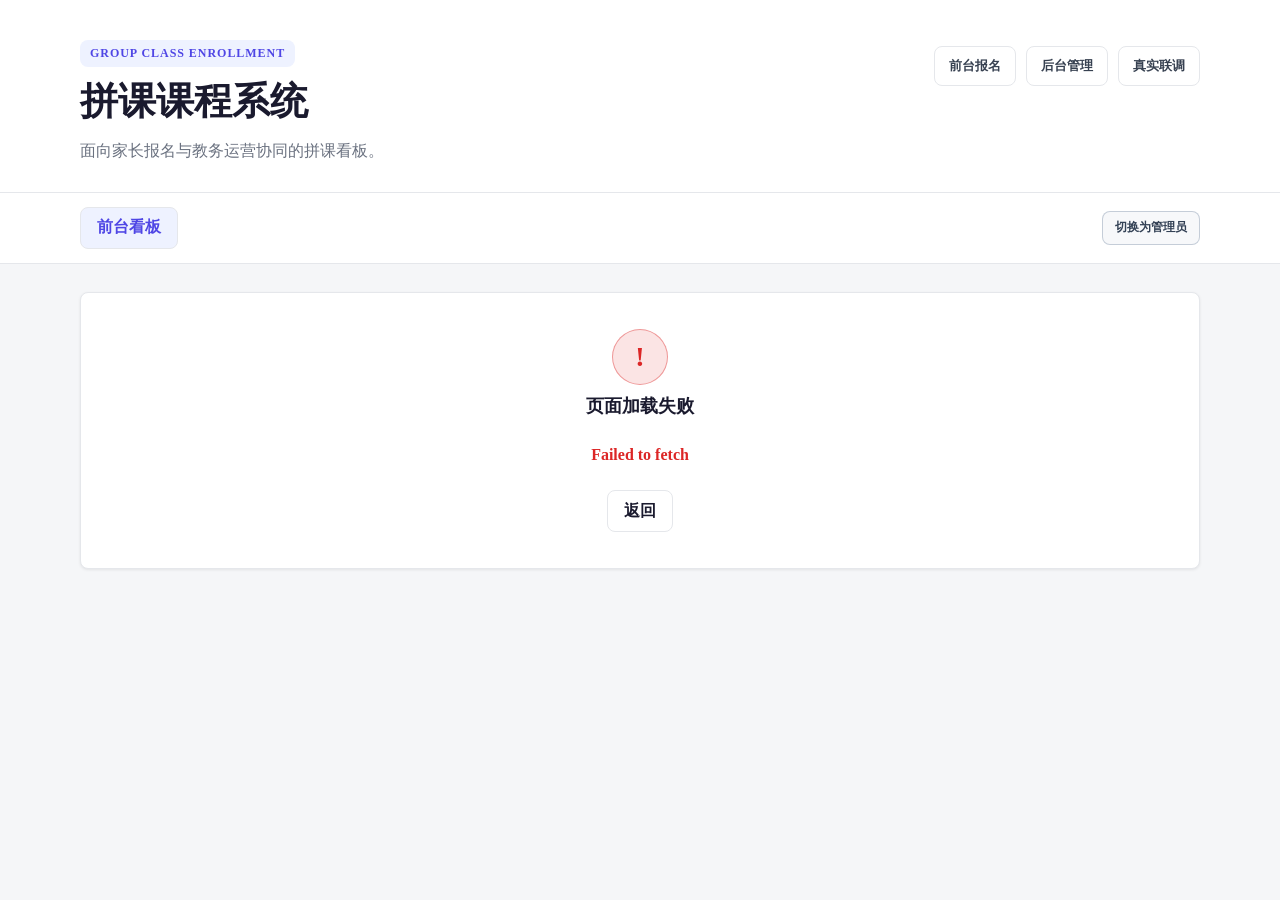
<file: apps/group_class_frontend/index.html>
<!doctype html>
<html lang="zh-CN">
<head>
  <meta charset="UTF-8" />
  <meta name="viewport" content="width=device-width, initial-scale=1.0" />
  <title>拼课课程系统 - 前端MVP</title>
  <link rel="stylesheet" href="./css/styles.css?v=20260414b" />
</head>
<body>
  <div class="page-shell">
    <header class="topbar">
      <div class="topbar-inner container">
        <div class="brand-block">
          <span class="eyebrow">Group Class Enrollment</span>
          <h1>拼课课程系统</h1>
          <p>面向家长报名与教务运营协同的拼课看板。</p>
        </div>
        <div class="topbar-meta">
          <span class="meta-pill">前台报名</span>
          <span class="meta-pill">后台管理</span>
          <span class="meta-pill">真实联调</span>
        </div>
      </div>
    </header>

    <nav class="nav">
      <div class="container nav-inner">
        <div class="nav-group nav-public">
          <a href="#/public/classes" class="nav-link">前台看板</a>
        </div>
        <div class="nav-group nav-admin" id="admin-nav" style="display:none">
          <a href="#/admin/dashboard" class="nav-link">运营看板</a>
          <a href="#/admin/classes" class="nav-link">课程管理</a>
          <a href="#/admin/templates" class="nav-link">模板管理</a>
          <a href="#/admin/registrations" class="nav-link">报名管理</a>
        </div>
        <button class="nav-role-toggle" id="role-toggle" type="button">切换为管理员</button>
      </div>
    </nav>

    <main id="app" class="container page-content" aria-live="polite"></main>
  </div>

  <script type="module" src="./js/app.js?v=20260414b"></script>
</body>
</html>
</file>
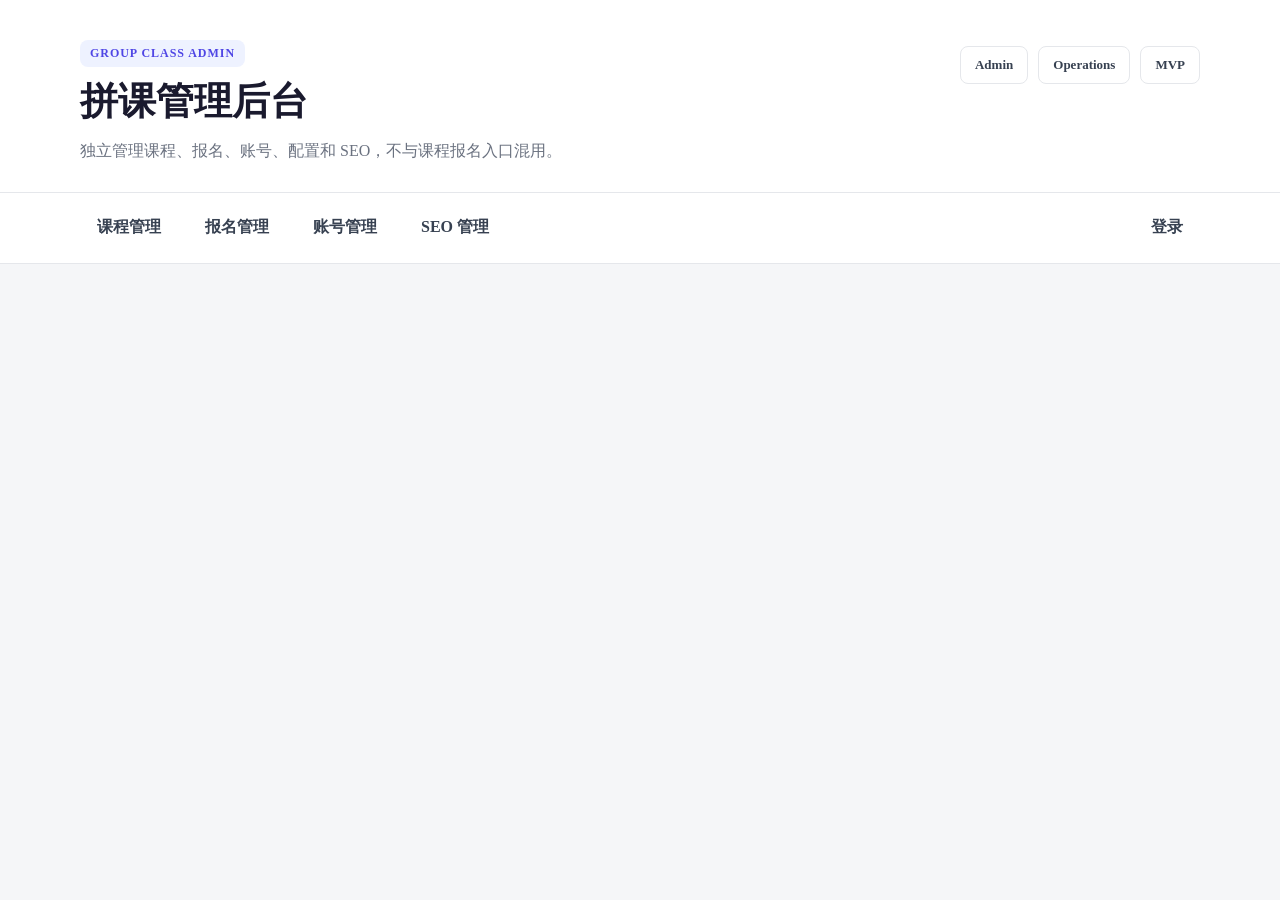
<file: apps/group_class_frontend/admin.html>
<!doctype html>
<html lang="zh-CN">
<head>
  <meta charset="UTF-8" />
  <meta name="viewport" content="width=device-width, initial-scale=1.0" />
  <title>拼课管理后台 - MVP</title>
  <link rel="stylesheet" href="./css/styles.css?v=20260425a" />
</head>
<body>
  <div class="page-shell admin-app-shell">
    <header class="topbar">
      <div class="topbar-inner container">
        <div class="brand-block">
          <span class="eyebrow">Group Class Admin</span>
          <h1>拼课管理后台</h1>
          <p>独立管理课程、报名、账号、配置和 SEO，不与课程报名入口混用。</p>
        </div>
        <div class="topbar-meta">
          <span class="meta-pill">Admin</span>
          <span class="meta-pill">Operations</span>
          <span class="meta-pill">MVP</span>
        </div>
      </div>
    </header>

    <nav class="nav">
      <div class="container nav-inner">
        <div class="nav-group nav-admin" id="admin-nav">
          <a href="#/classes" class="nav-link">课程管理</a>
          <a href="#/registrations" class="nav-link">报名管理</a>
          <a href="#/accounts" class="nav-link">账号管理</a>
          <a href="#/seo" class="nav-link">SEO 管理</a>
        </div>
        <div class="nav-group">
          <a href="#/login" class="nav-link" id="admin-login-entry">登录</a>
          <button class="btn" id="admin-logout-btn" type="button" style="display:none">退出登录</button>
        </div>
      </div>
    </nav>

    <main id="admin-app" class="container page-content" aria-live="polite"></main>
  </div>

  <script type="module" src="./js/admin.js?v=20260514a"></script>
</body>
</html>
</file>
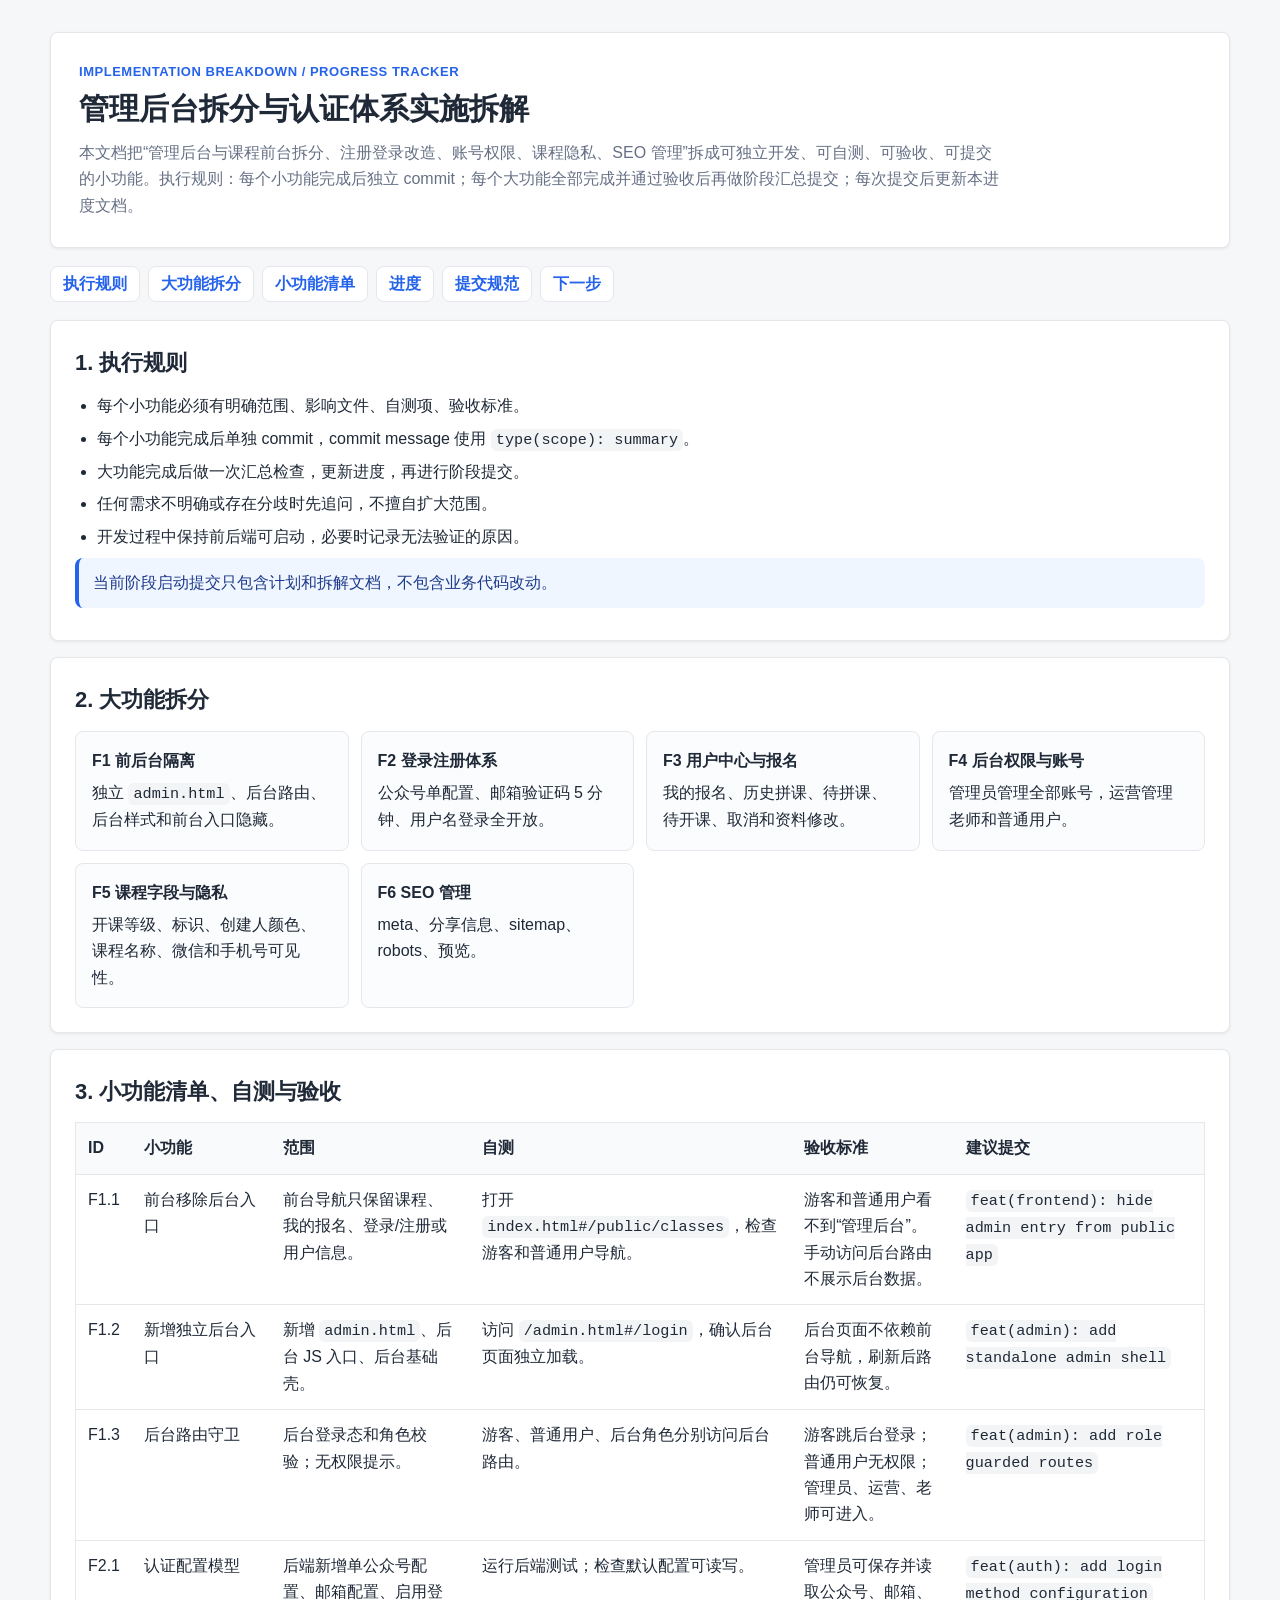
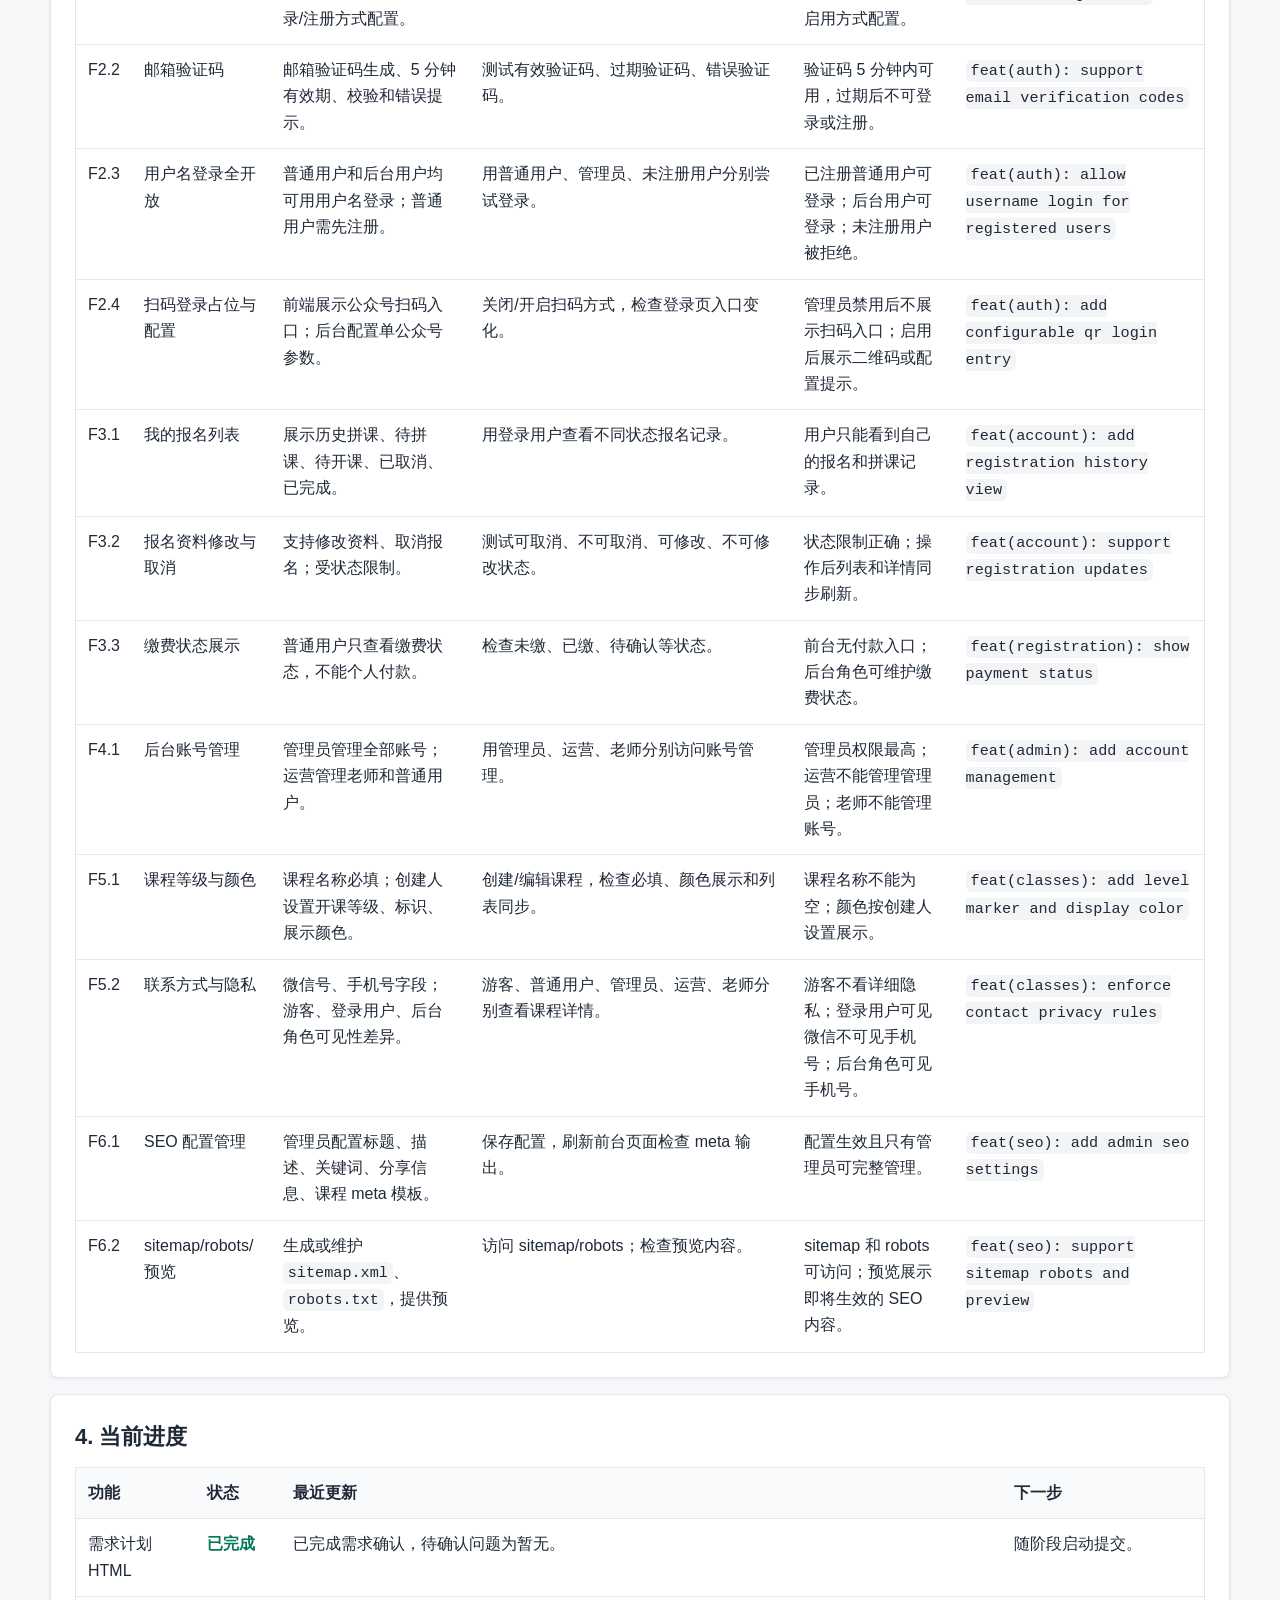
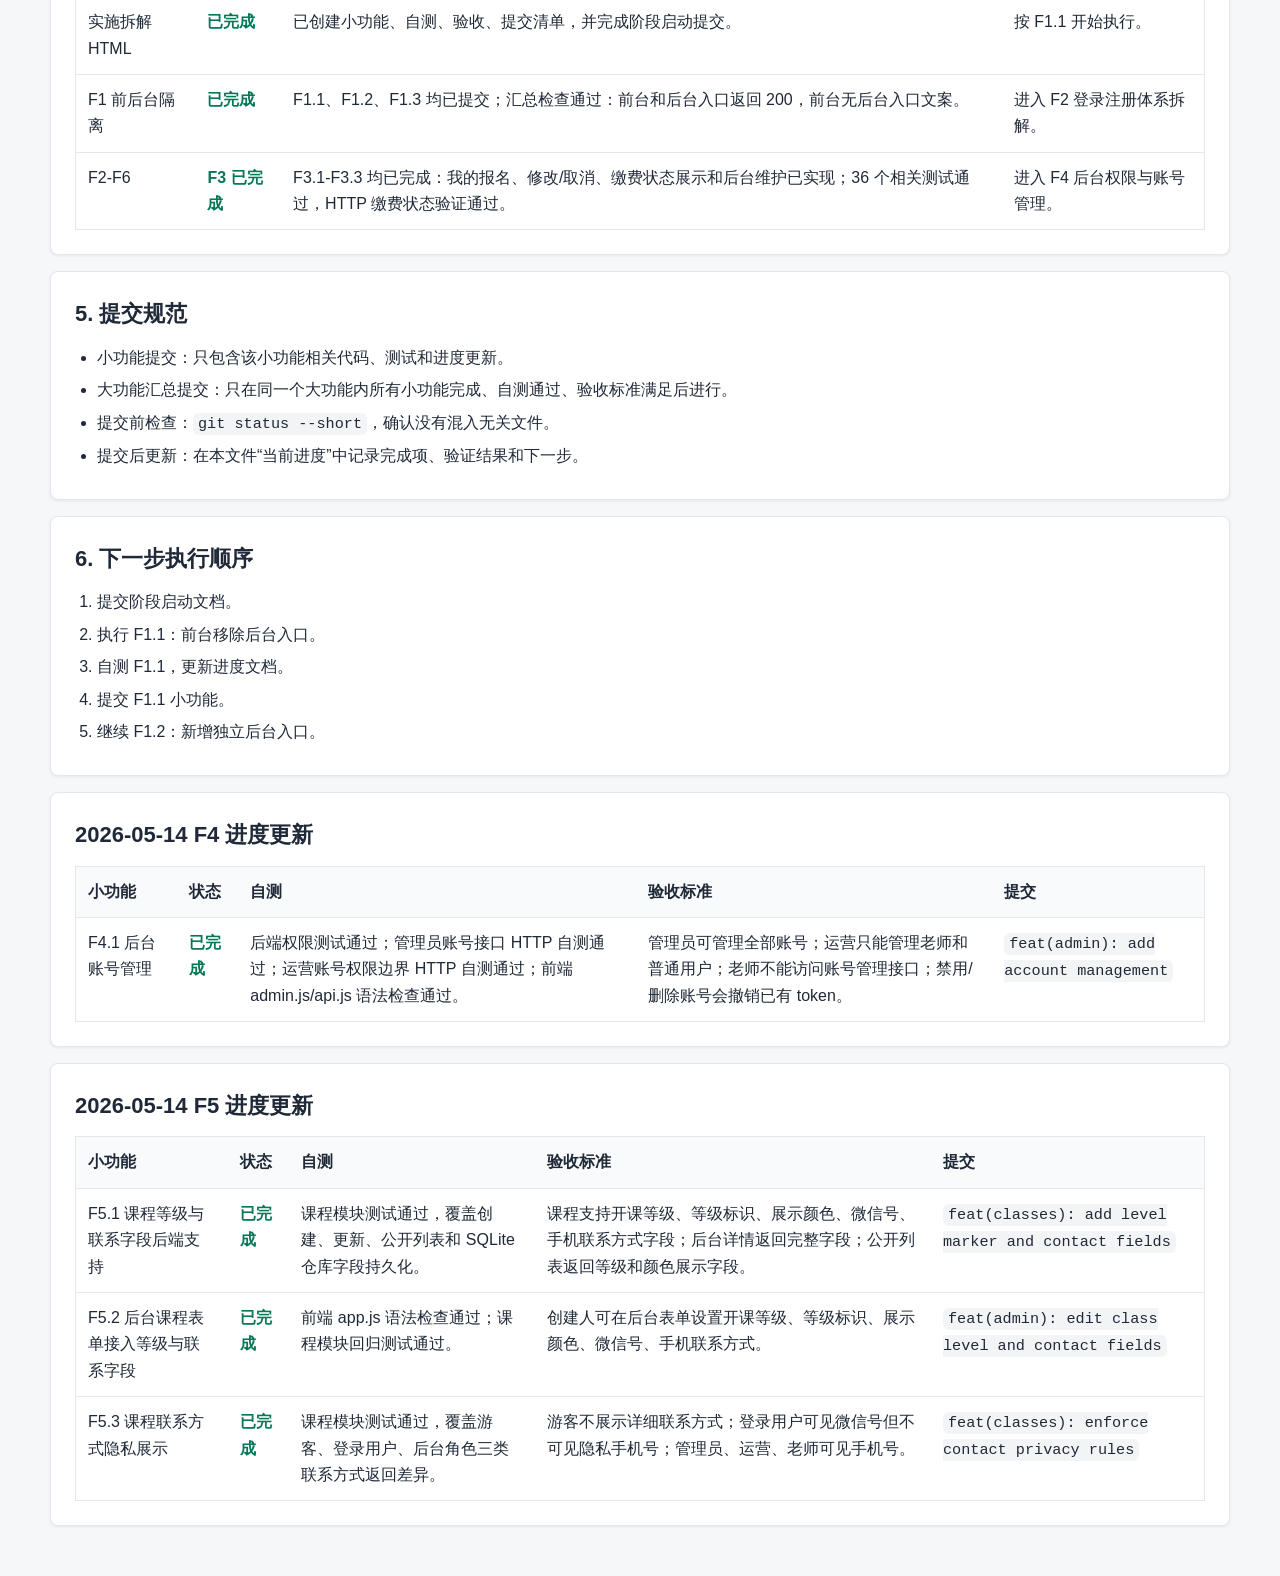
<file: docs/plans/2026-05-14-admin-public-auth-implementation-breakdown.html>
<!doctype html>
<html lang="zh-CN">
<head>
  <meta charset="utf-8" />
  <meta name="viewport" content="width=device-width, initial-scale=1" />
  <title>管理后台拆分与认证体系实施拆解</title>
  <style>
    :root {
      --bg: #f6f7f9;
      --surface: #ffffff;
      --text: #1f2937;
      --muted: #667085;
      --border: #e5e7eb;
      --primary: #2563eb;
      --primary-soft: #eff6ff;
      --ok: #047857;
      --warn: #b45309;
      --danger: #b91c1c;
      --shadow: 0 1px 3px rgba(15, 23, 42, 0.08);
    }

    * { box-sizing: border-box; }

    body {
      margin: 0;
      background: var(--bg);
      color: var(--text);
      font-family: -apple-system, BlinkMacSystemFont, "Segoe UI", "PingFang SC", "Microsoft YaHei", sans-serif;
      line-height: 1.65;
    }

    .shell {
      width: min(1180px, calc(100% - 32px));
      margin: 0 auto;
      padding: 32px 0 56px;
    }

    header,
    section {
      border: 1px solid var(--border);
      border-radius: 8px;
      background: var(--surface);
      box-shadow: var(--shadow);
    }

    header { padding: 28px; }
    section { margin-top: 16px; padding: 24px; }

    .eyebrow {
      margin: 0 0 8px;
      color: var(--primary);
      font-size: 13px;
      font-weight: 700;
      letter-spacing: 0.04em;
      text-transform: uppercase;
    }

    h1 { margin: 0; font-size: 30px; line-height: 1.25; }
    h2 { margin: 0 0 12px; font-size: 22px; }
    h3 { margin: 20px 0 8px; font-size: 17px; }
    p { margin: 8px 0; }
    ul, ol { margin: 8px 0 0; padding-left: 22px; }
    li { margin: 6px 0; }

    .summary {
      max-width: 920px;
      margin: 12px 0 0;
      color: var(--muted);
    }

    nav {
      display: flex;
      flex-wrap: wrap;
      gap: 8px;
      margin: 18px 0;
    }

    nav a {
      display: inline-flex;
      align-items: center;
      min-height: 36px;
      padding: 0 12px;
      border: 1px solid var(--border);
      border-radius: 8px;
      background: var(--surface);
      color: var(--primary);
      text-decoration: none;
      font-weight: 600;
    }

    table {
      width: 100%;
      margin-top: 12px;
      border-collapse: collapse;
      border: 1px solid var(--border);
      border-radius: 8px;
      background: var(--surface);
    }

    th,
    td {
      padding: 12px;
      border-bottom: 1px solid var(--border);
      text-align: left;
      vertical-align: top;
    }

    th {
      background: #f9fafb;
      font-weight: 700;
      white-space: nowrap;
    }

    tr:last-child td { border-bottom: 0; }

    .grid {
      display: grid;
      grid-template-columns: repeat(4, minmax(0, 1fr));
      gap: 12px;
      margin-top: 12px;
    }

    .card {
      padding: 16px;
      border: 1px solid var(--border);
      border-radius: 8px;
      background: #fbfcfe;
    }

    .card strong {
      display: block;
      margin-bottom: 6px;
    }

    .tag {
      display: inline-flex;
      align-items: center;
      min-height: 26px;
      padding: 0 8px;
      border-radius: 8px;
      background: var(--primary-soft);
      color: var(--primary);
      font-size: 12px;
      font-weight: 700;
      white-space: nowrap;
    }

    .todo { color: var(--muted); font-weight: 700; }
    .doing { color: var(--warn); font-weight: 700; }
    .done { color: var(--ok); font-weight: 700; }
    .blocked { color: var(--danger); font-weight: 700; }

    code {
      padding: 2px 5px;
      border-radius: 6px;
      background: #f3f4f6;
      font-family: Consolas, "SFMono-Regular", monospace;
      font-size: 0.95em;
    }

    .note {
      padding: 12px 14px;
      border-left: 4px solid var(--primary);
      background: var(--primary-soft);
      border-radius: 8px;
      color: #1e3a8a;
    }

    @media (max-width: 900px) {
      .grid { grid-template-columns: 1fr; }
      header, section { padding: 18px; }
      table { display: block; overflow-x: auto; }
    }
  </style>
</head>
<body>
  <main class="shell">
    <header>
      <p class="eyebrow">IMPLEMENTATION BREAKDOWN / PROGRESS TRACKER</p>
      <h1>管理后台拆分与认证体系实施拆解</h1>
      <p class="summary">
        本文档把“管理后台与课程前台拆分、注册登录改造、账号权限、课程隐私、SEO 管理”拆成可独立开发、可自测、可验收、可提交的小功能。执行规则：每个小功能完成后独立 commit；每个大功能全部完成并通过验收后再做阶段汇总提交；每次提交后更新本进度文档。
      </p>
    </header>

    <nav aria-label="文档导航">
      <a href="#rules">执行规则</a>
      <a href="#milestones">大功能拆分</a>
      <a href="#feature-list">小功能清单</a>
      <a href="#progress">进度</a>
      <a href="#commit-plan">提交规范</a>
      <a href="#next">下一步</a>
    </nav>

    <section id="rules">
      <h2>1. 执行规则</h2>
      <ul>
        <li>每个小功能必须有明确范围、影响文件、自测项、验收标准。</li>
        <li>每个小功能完成后单独 commit，commit message 使用 <code>type(scope): summary</code>。</li>
        <li>大功能完成后做一次汇总检查，更新进度，再进行阶段提交。</li>
        <li>任何需求不明确或存在分歧时先追问，不擅自扩大范围。</li>
        <li>开发过程中保持前后端可启动，必要时记录无法验证的原因。</li>
      </ul>
      <p class="note">当前阶段启动提交只包含计划和拆解文档，不包含业务代码改动。</p>
    </section>

    <section id="milestones">
      <h2>2. 大功能拆分</h2>
      <div class="grid">
        <div class="card">
          <strong>F1 前后台隔离</strong>
          独立 <code>admin.html</code>、后台路由、后台样式和前台入口隐藏。
        </div>
        <div class="card">
          <strong>F2 登录注册体系</strong>
          公众号单配置、邮箱验证码 5 分钟、用户名登录全开放。
        </div>
        <div class="card">
          <strong>F3 用户中心与报名</strong>
          我的报名、历史拼课、待拼课、待开课、取消和资料修改。
        </div>
        <div class="card">
          <strong>F4 后台权限与账号</strong>
          管理员管理全部账号，运营管理老师和普通用户。
        </div>
        <div class="card">
          <strong>F5 课程字段与隐私</strong>
          开课等级、标识、创建人颜色、课程名称、微信和手机号可见性。
        </div>
        <div class="card">
          <strong>F6 SEO 管理</strong>
          meta、分享信息、sitemap、robots、预览。
        </div>
      </div>
    </section>

    <section id="feature-list">
      <h2>3. 小功能清单、自测与验收</h2>
      <table>
        <thead>
          <tr>
            <th>ID</th>
            <th>小功能</th>
            <th>范围</th>
            <th>自测</th>
            <th>验收标准</th>
            <th>建议提交</th>
          </tr>
        </thead>
        <tbody>
          <tr>
            <td>F1.1</td>
            <td>前台移除后台入口</td>
            <td>前台导航只保留课程、我的报名、登录/注册或用户信息。</td>
            <td>打开 <code>index.html#/public/classes</code>，检查游客和普通用户导航。</td>
            <td>游客和普通用户看不到“管理后台”。手动访问后台路由不展示后台数据。</td>
            <td><code>feat(frontend): hide admin entry from public app</code></td>
          </tr>
          <tr>
            <td>F1.2</td>
            <td>新增独立后台入口</td>
            <td>新增 <code>admin.html</code>、后台 JS 入口、后台基础壳。</td>
            <td>访问 <code>/admin.html#/login</code>，确认后台页面独立加载。</td>
            <td>后台页面不依赖前台导航，刷新后路由仍可恢复。</td>
            <td><code>feat(admin): add standalone admin shell</code></td>
          </tr>
          <tr>
            <td>F1.3</td>
            <td>后台路由守卫</td>
            <td>后台登录态和角色校验；无权限提示。</td>
            <td>游客、普通用户、后台角色分别访问后台路由。</td>
            <td>游客跳后台登录；普通用户无权限；管理员、运营、老师可进入。</td>
            <td><code>feat(admin): add role guarded routes</code></td>
          </tr>
          <tr>
            <td>F2.1</td>
            <td>认证配置模型</td>
            <td>后端新增单公众号配置、邮箱配置、启用登录/注册方式配置。</td>
            <td>运行后端测试；检查默认配置可读写。</td>
            <td>管理员可保存并读取公众号、邮箱、启用方式配置。</td>
            <td><code>feat(auth): add login method configuration</code></td>
          </tr>
          <tr>
            <td>F2.2</td>
            <td>邮箱验证码</td>
            <td>邮箱验证码生成、5 分钟有效期、校验和错误提示。</td>
            <td>测试有效验证码、过期验证码、错误验证码。</td>
            <td>验证码 5 分钟内可用，过期后不可登录或注册。</td>
            <td><code>feat(auth): support email verification codes</code></td>
          </tr>
          <tr>
            <td>F2.3</td>
            <td>用户名登录全开放</td>
            <td>普通用户和后台用户均可用用户名登录；普通用户需先注册。</td>
            <td>用普通用户、管理员、未注册用户分别尝试登录。</td>
            <td>已注册普通用户可登录；后台用户可登录；未注册用户被拒绝。</td>
            <td><code>feat(auth): allow username login for registered users</code></td>
          </tr>
          <tr>
            <td>F2.4</td>
            <td>扫码登录占位与配置</td>
            <td>前端展示公众号扫码入口；后台配置单公众号参数。</td>
            <td>关闭/开启扫码方式，检查登录页入口变化。</td>
            <td>管理员禁用后不展示扫码入口；启用后展示二维码或配置提示。</td>
            <td><code>feat(auth): add configurable qr login entry</code></td>
          </tr>
          <tr>
            <td>F3.1</td>
            <td>我的报名列表</td>
            <td>展示历史拼课、待拼课、待开课、已取消、已完成。</td>
            <td>用登录用户查看不同状态报名记录。</td>
            <td>用户只能看到自己的报名和拼课记录。</td>
            <td><code>feat(account): add registration history view</code></td>
          </tr>
          <tr>
            <td>F3.2</td>
            <td>报名资料修改与取消</td>
            <td>支持修改资料、取消报名；受状态限制。</td>
            <td>测试可取消、不可取消、可修改、不可修改状态。</td>
            <td>状态限制正确；操作后列表和详情同步刷新。</td>
            <td><code>feat(account): support registration updates</code></td>
          </tr>
          <tr>
            <td>F3.3</td>
            <td>缴费状态展示</td>
            <td>普通用户只查看缴费状态，不能个人付款。</td>
            <td>检查未缴、已缴、待确认等状态。</td>
            <td>前台无付款入口；后台角色可维护缴费状态。</td>
            <td><code>feat(registration): show payment status</code></td>
          </tr>
          <tr>
            <td>F4.1</td>
            <td>后台账号管理</td>
            <td>管理员管理全部账号；运营管理老师和普通用户。</td>
            <td>用管理员、运营、老师分别访问账号管理。</td>
            <td>管理员权限最高；运营不能管理管理员；老师不能管理账号。</td>
            <td><code>feat(admin): add account management</code></td>
          </tr>
          <tr>
            <td>F5.1</td>
            <td>课程等级与颜色</td>
            <td>课程名称必填；创建人设置开课等级、标识、展示颜色。</td>
            <td>创建/编辑课程，检查必填、颜色展示和列表同步。</td>
            <td>课程名称不能为空；颜色按创建人设置展示。</td>
            <td><code>feat(classes): add level marker and display color</code></td>
          </tr>
          <tr>
            <td>F5.2</td>
            <td>联系方式与隐私</td>
            <td>微信号、手机号字段；游客、登录用户、后台角色可见性差异。</td>
            <td>游客、普通用户、管理员、运营、老师分别查看课程详情。</td>
            <td>游客不看详细隐私；登录用户可见微信不可见手机号；后台角色可见手机号。</td>
            <td><code>feat(classes): enforce contact privacy rules</code></td>
          </tr>
          <tr>
            <td>F6.1</td>
            <td>SEO 配置管理</td>
            <td>管理员配置标题、描述、关键词、分享信息、课程 meta 模板。</td>
            <td>保存配置，刷新前台页面检查 meta 输出。</td>
            <td>配置生效且只有管理员可完整管理。</td>
            <td><code>feat(seo): add admin seo settings</code></td>
          </tr>
          <tr>
            <td>F6.2</td>
            <td>sitemap/robots/预览</td>
            <td>生成或维护 <code>sitemap.xml</code>、<code>robots.txt</code>，提供预览。</td>
            <td>访问 sitemap/robots；检查预览内容。</td>
            <td>sitemap 和 robots 可访问；预览展示即将生效的 SEO 内容。</td>
            <td><code>feat(seo): support sitemap robots and preview</code></td>
          </tr>
        </tbody>
      </table>
    </section>

    <section id="progress">
      <h2>4. 当前进度</h2>
      <table>
        <thead>
          <tr>
            <th>功能</th>
            <th>状态</th>
            <th>最近更新</th>
            <th>下一步</th>
          </tr>
        </thead>
        <tbody>
          <tr>
            <td>需求计划 HTML</td>
            <td><span class="done">已完成</span></td>
            <td>已完成需求确认，待确认问题为暂无。</td>
            <td>随阶段启动提交。</td>
          </tr>
          <tr>
            <td>实施拆解 HTML</td>
            <td><span class="done">已完成</span></td>
            <td>已创建小功能、自测、验收、提交清单，并完成阶段启动提交。</td>
            <td>按 F1.1 开始执行。</td>
          </tr>
          <tr>
            <td>F1 前后台隔离</td>
            <td><span class="done">已完成</span></td>
            <td>F1.1、F1.2、F1.3 均已提交；汇总检查通过：前台和后台入口返回 200，前台无后台入口文案。</td>
            <td>进入 F2 登录注册体系拆解。</td>
          </tr>
          <tr>
            <td>F2-F6</td>
            <td><span class="done">F3 已完成</span></td>
            <td>F3.1-F3.3 均已完成：我的报名、修改/取消、缴费状态展示和后台维护已实现；36 个相关测试通过，HTTP 缴费状态验证通过。</td>
            <td>进入 F4 后台权限与账号管理。</td>
          </tr>
        </tbody>
      </table>
    </section>

    <section id="commit-plan">
      <h2>5. 提交规范</h2>
      <ul>
        <li>小功能提交：只包含该小功能相关代码、测试和进度更新。</li>
        <li>大功能汇总提交：只在同一个大功能内所有小功能完成、自测通过、验收标准满足后进行。</li>
        <li>提交前检查：<code>git status --short</code>，确认没有混入无关文件。</li>
        <li>提交后更新：在本文件“当前进度”中记录完成项、验证结果和下一步。</li>
      </ul>
    </section>

    <section id="next">
      <h2>6. 下一步执行顺序</h2>
      <ol>
        <li>提交阶段启动文档。</li>
        <li>执行 F1.1：前台移除后台入口。</li>
        <li>自测 F1.1，更新进度文档。</li>
        <li>提交 F1.1 小功能。</li>
        <li>继续 F1.2：新增独立后台入口。</li>
      </ol>
    </section>
    <section id="progress-2026-05-14-f4">
      <h2>2026-05-14 F4 进度更新</h2>
      <table>
        <thead>
          <tr>
            <th>小功能</th>
            <th>状态</th>
            <th>自测</th>
            <th>验收标准</th>
            <th>提交</th>
          </tr>
        </thead>
        <tbody>
          <tr>
            <td>F4.1 后台账号管理</td>
            <td><span class="done">已完成</span></td>
            <td>后端权限测试通过；管理员账号接口 HTTP 自测通过；运营账号权限边界 HTTP 自测通过；前端 admin.js/api.js 语法检查通过。</td>
            <td>管理员可管理全部账号；运营只能管理老师和普通用户；老师不能访问账号管理接口；禁用/删除账号会撤销已有 token。</td>
            <td><code>feat(admin): add account management</code></td>
          </tr>
        </tbody>
      </table>
    </section>
    <section id="progress-2026-05-14-f5">
      <h2>2026-05-14 F5 进度更新</h2>
      <table>
        <thead>
          <tr>
            <th>小功能</th>
            <th>状态</th>
            <th>自测</th>
            <th>验收标准</th>
            <th>提交</th>
          </tr>
        </thead>
        <tbody>
          <tr>
            <td>F5.1 课程等级与联系字段后端支持</td>
            <td><span class="done">已完成</span></td>
            <td>课程模块测试通过，覆盖创建、更新、公开列表和 SQLite 仓库字段持久化。</td>
            <td>课程支持开课等级、等级标识、展示颜色、微信号、手机联系方式字段；后台详情返回完整字段；公开列表返回等级和颜色展示字段。</td>
            <td><code>feat(classes): add level marker and contact fields</code></td>
          </tr>
          <tr>
            <td>F5.2 后台课程表单接入等级与联系字段</td>
            <td><span class="done">已完成</span></td>
            <td>前端 app.js 语法检查通过；课程模块回归测试通过。</td>
            <td>创建人可在后台表单设置开课等级、等级标识、展示颜色、微信号、手机联系方式。</td>
            <td><code>feat(admin): edit class level and contact fields</code></td>
          </tr>
          <tr>
            <td>F5.3 课程联系方式隐私展示</td>
            <td><span class="done">已完成</span></td>
            <td>课程模块测试通过，覆盖游客、登录用户、后台角色三类联系方式返回差异。</td>
            <td>游客不展示详细联系方式；登录用户可见微信号但不可见隐私手机号；管理员、运营、老师可见手机号。</td>
            <td><code>feat(classes): enforce contact privacy rules</code></td>
          </tr>
        </tbody>
      </table>
    </section>
  </main>
</body>
</html>
</file>
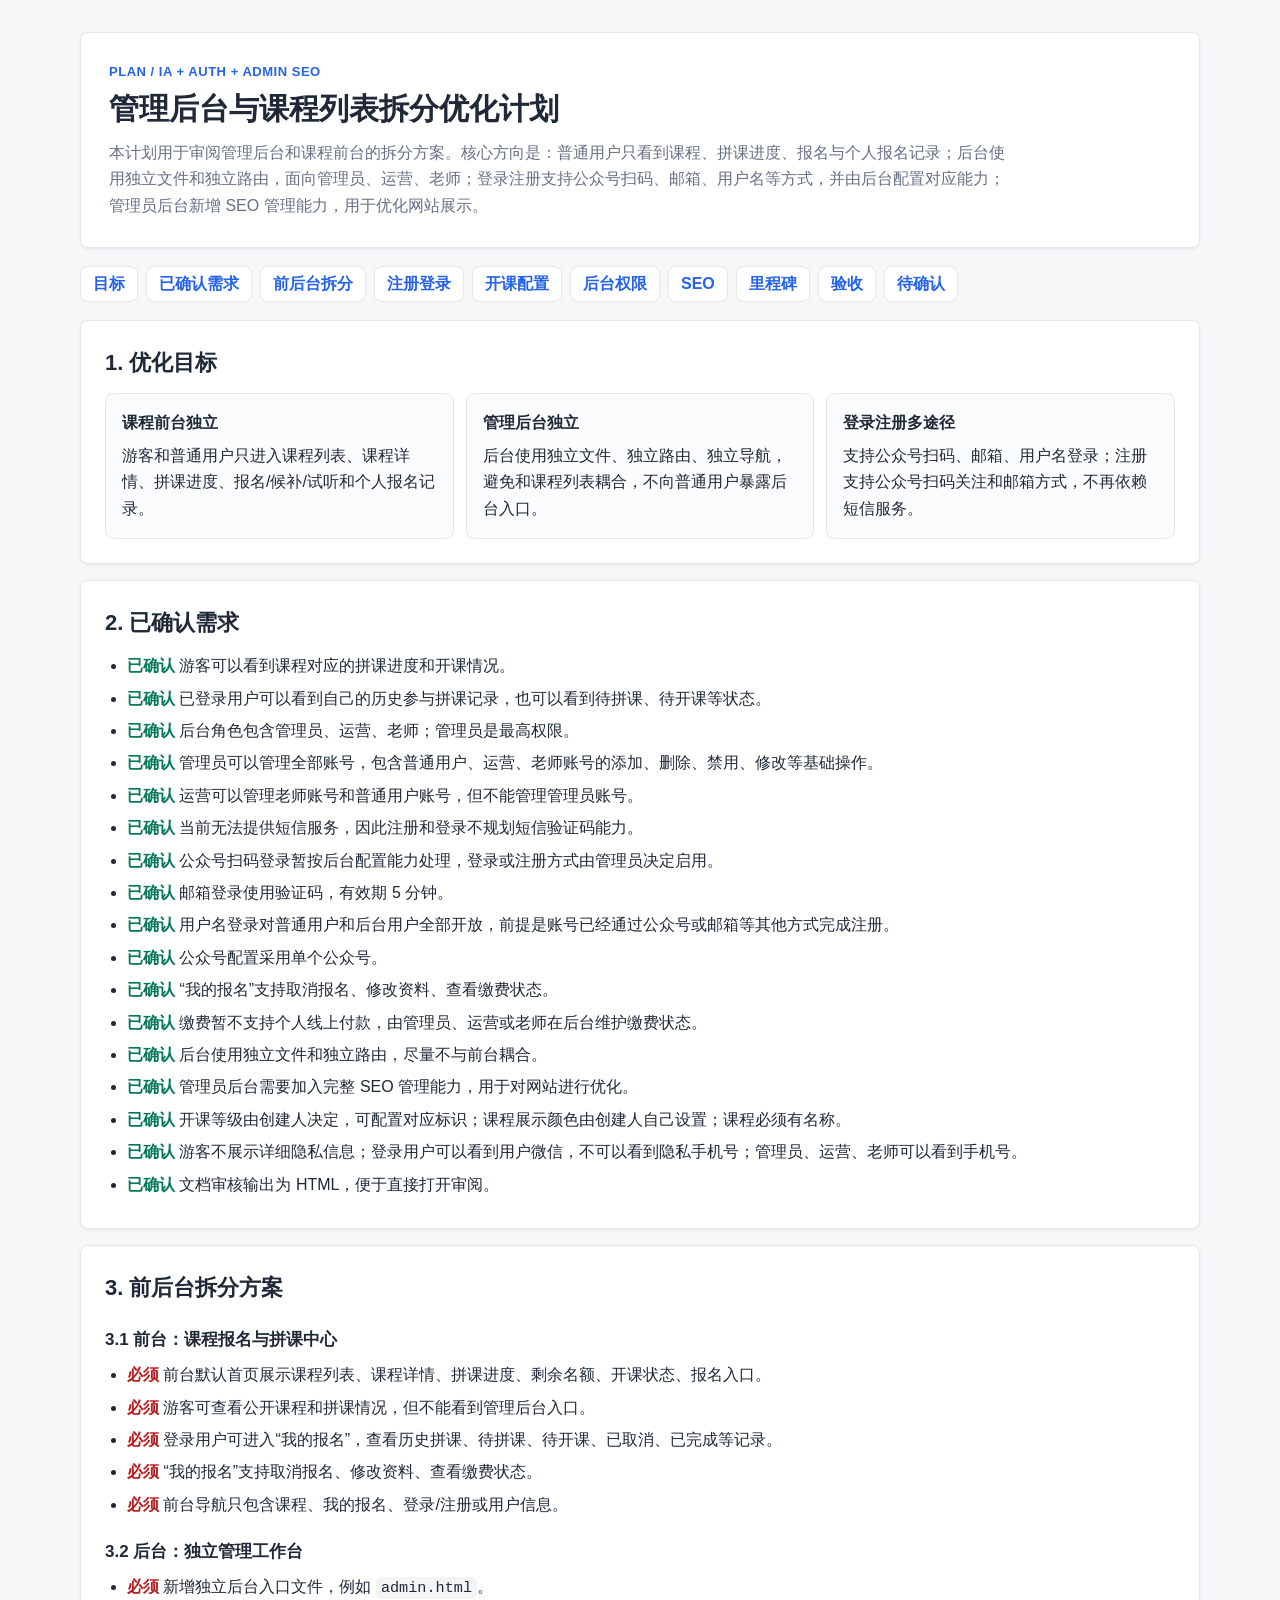
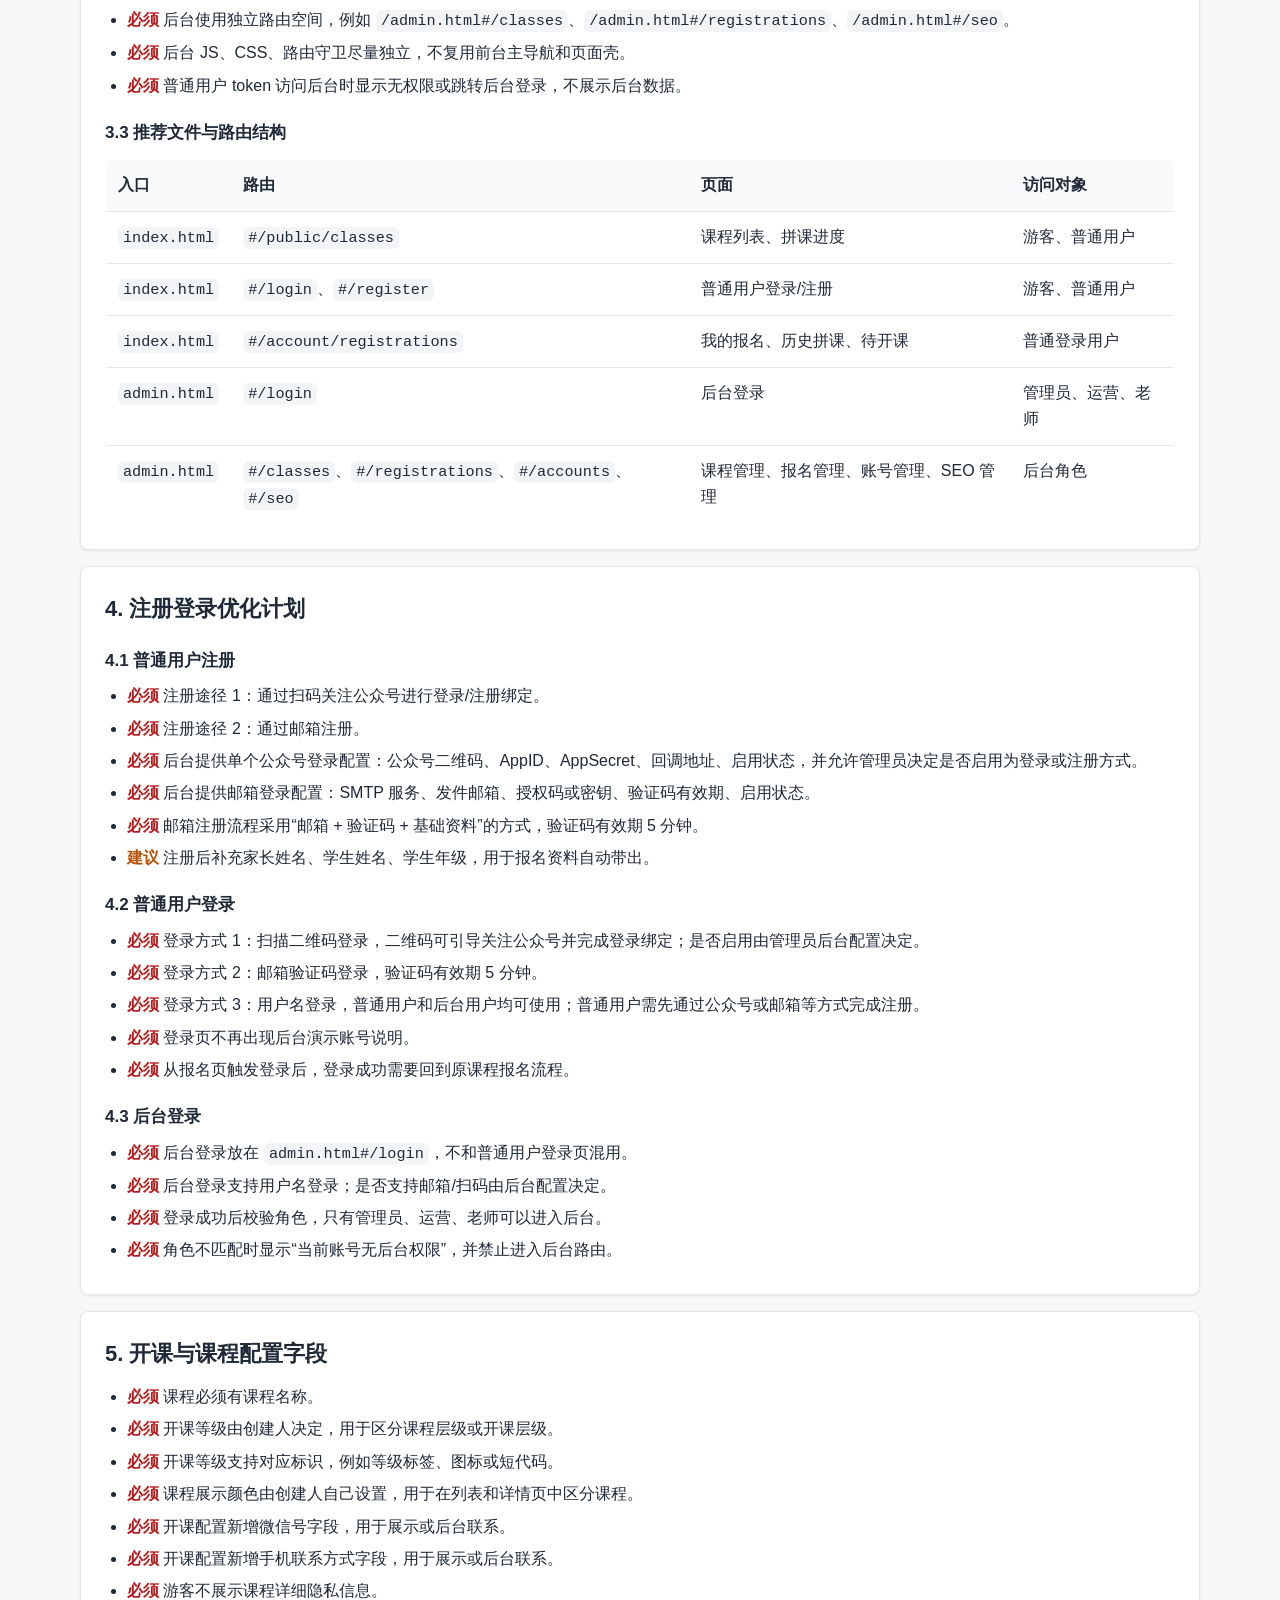
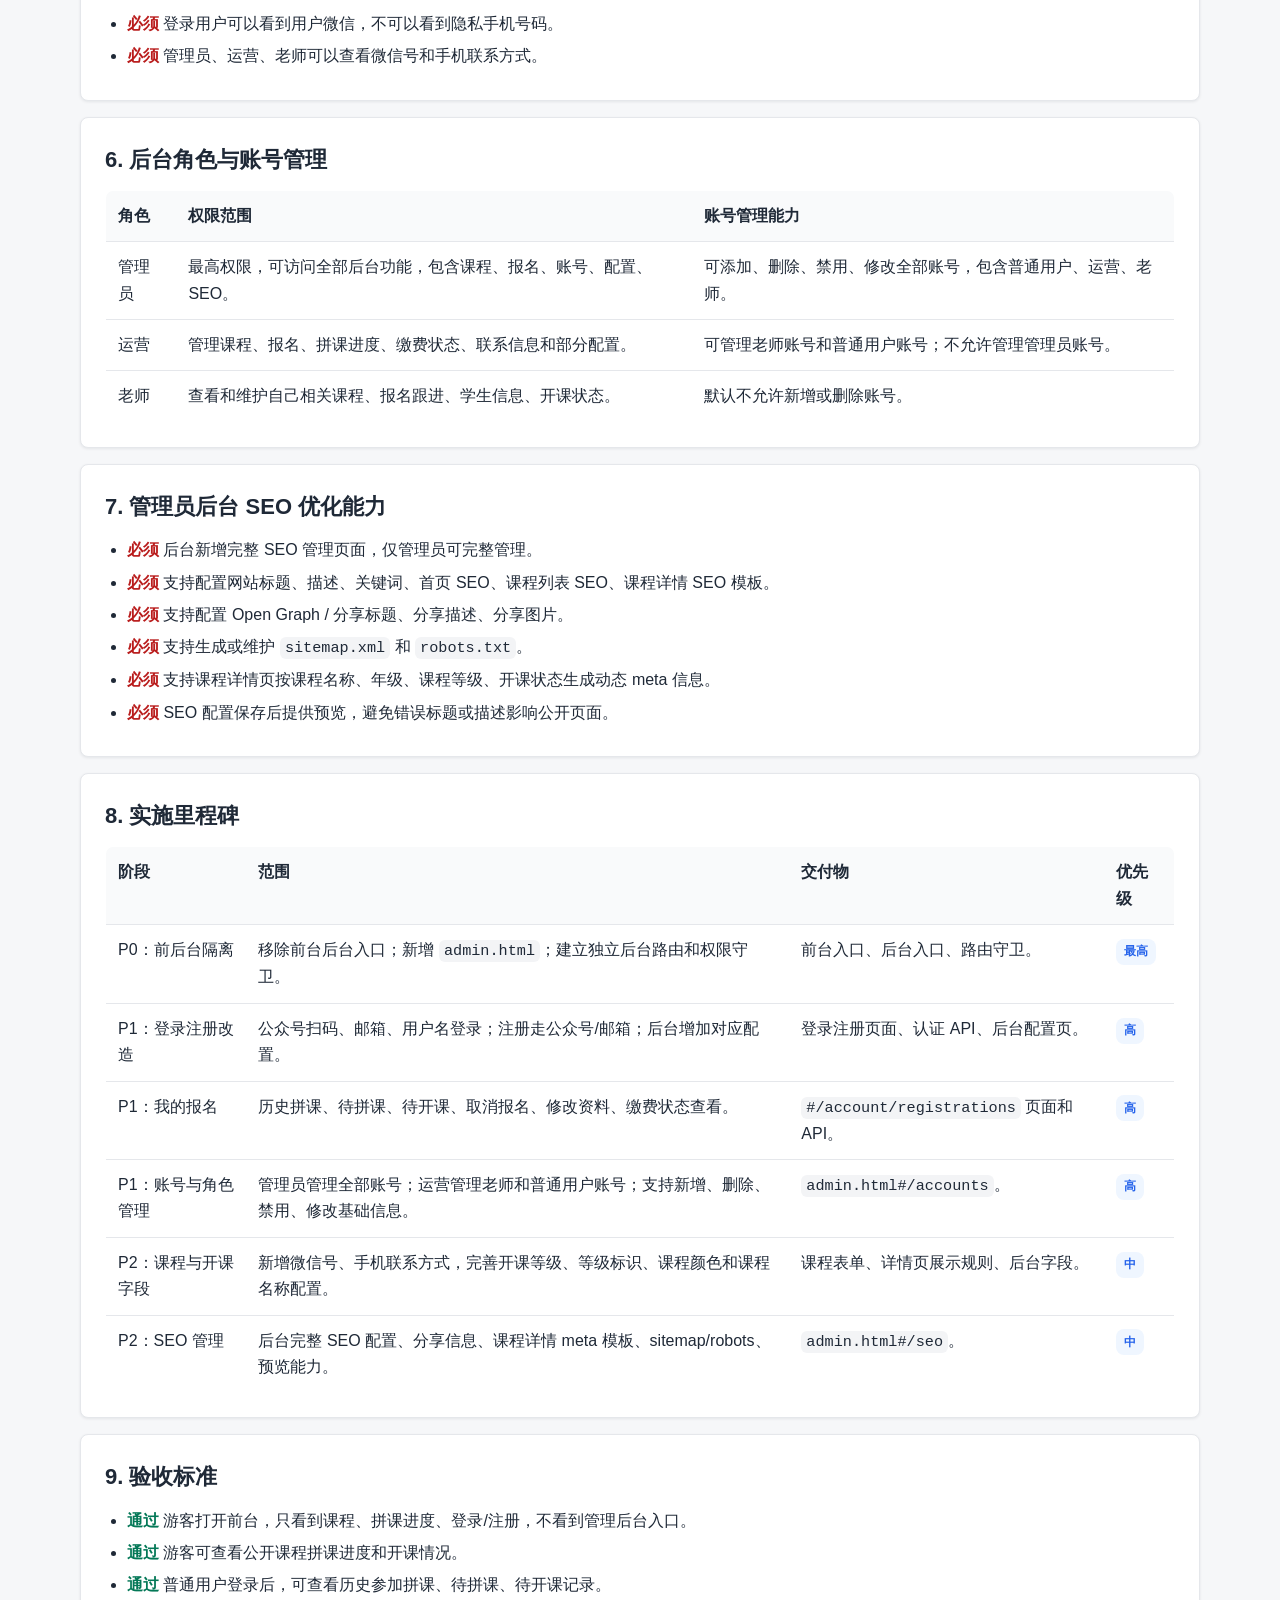
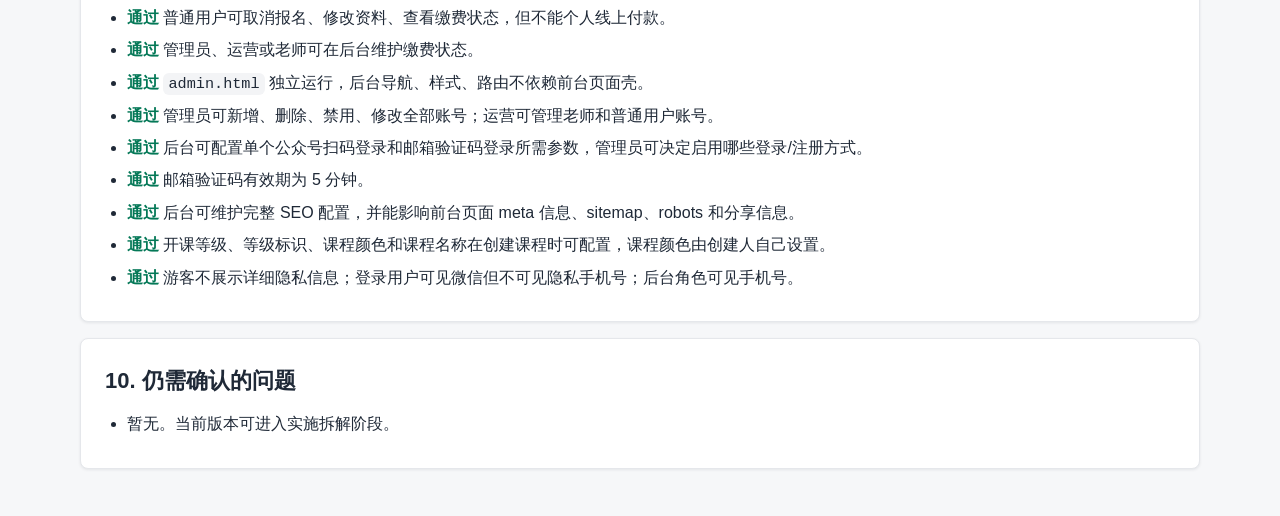
<file: docs/plans/2026-05-14-admin-public-auth-separation-plan.html>
<!doctype html>
<html lang="zh-CN">
<head>
  <meta charset="utf-8" />
  <meta name="viewport" content="width=device-width, initial-scale=1" />
  <title>管理后台与课程列表拆分优化计划</title>
  <style>
    :root {
      --bg: #f6f7f9;
      --surface: #ffffff;
      --text: #1f2937;
      --muted: #667085;
      --border: #e5e7eb;
      --primary: #2563eb;
      --primary-soft: #eff6ff;
      --ok: #047857;
      --warn: #b45309;
      --danger: #b91c1c;
      --shadow: 0 1px 3px rgba(15, 23, 42, 0.08);
    }

    * { box-sizing: border-box; }

    body {
      margin: 0;
      background: var(--bg);
      color: var(--text);
      font-family: -apple-system, BlinkMacSystemFont, "Segoe UI", "PingFang SC", "Microsoft YaHei", sans-serif;
      line-height: 1.65;
    }

    .shell {
      width: min(1120px, calc(100% - 32px));
      margin: 0 auto;
      padding: 32px 0 56px;
    }

    header,
    section {
      border: 1px solid var(--border);
      border-radius: 8px;
      background: var(--surface);
      box-shadow: var(--shadow);
    }

    header {
      padding: 28px;
    }

    section {
      margin-top: 16px;
      padding: 24px;
    }

    .eyebrow {
      margin: 0 0 8px;
      color: var(--primary);
      font-size: 13px;
      font-weight: 700;
      letter-spacing: 0.04em;
      text-transform: uppercase;
    }

    h1 {
      margin: 0;
      font-size: 30px;
      line-height: 1.25;
    }

    h2 {
      margin: 0 0 12px;
      font-size: 22px;
    }

    h3 {
      margin: 20px 0 8px;
      font-size: 17px;
    }

    p { margin: 8px 0; }

    ul,
    ol {
      margin: 8px 0 0;
      padding-left: 22px;
    }

    li { margin: 6px 0; }

    .summary {
      max-width: 900px;
      margin: 12px 0 0;
      color: var(--muted);
    }

    nav {
      display: flex;
      flex-wrap: wrap;
      gap: 8px;
      margin: 18px 0;
    }

    nav a {
      display: inline-flex;
      align-items: center;
      min-height: 36px;
      padding: 0 12px;
      border: 1px solid var(--border);
      border-radius: 8px;
      background: var(--surface);
      color: var(--primary);
      text-decoration: none;
      font-weight: 600;
    }

    table {
      width: 100%;
      margin-top: 12px;
      border-collapse: collapse;
      overflow: hidden;
      border: 1px solid var(--border);
      border-radius: 8px;
      background: var(--surface);
    }

    th,
    td {
      padding: 12px;
      border-bottom: 1px solid var(--border);
      text-align: left;
      vertical-align: top;
    }

    th {
      background: #f9fafb;
      font-weight: 700;
    }

    tr:last-child td { border-bottom: 0; }

    .grid {
      display: grid;
      grid-template-columns: repeat(3, minmax(0, 1fr));
      gap: 12px;
      margin-top: 12px;
    }

    .card {
      padding: 16px;
      border: 1px solid var(--border);
      border-radius: 8px;
      background: #fbfcfe;
    }

    .card strong {
      display: block;
      margin-bottom: 6px;
    }

    .tag {
      display: inline-flex;
      align-items: center;
      min-height: 26px;
      padding: 0 8px;
      border-radius: 8px;
      background: var(--primary-soft);
      color: var(--primary);
      font-size: 12px;
      font-weight: 700;
      white-space: nowrap;
    }

    .must { color: var(--danger); font-weight: 700; }
    .should { color: var(--warn); font-weight: 700; }
    .success { color: var(--ok); font-weight: 700; }

    .note {
      padding: 12px 14px;
      border-left: 4px solid var(--primary);
      background: var(--primary-soft);
      border-radius: 8px;
      color: #1e3a8a;
    }

    code {
      padding: 2px 5px;
      border-radius: 6px;
      background: #f3f4f6;
      font-family: Consolas, "SFMono-Regular", monospace;
      font-size: 0.95em;
    }

    @media (max-width: 860px) {
      .grid { grid-template-columns: 1fr; }
      header, section { padding: 18px; }
      table { display: block; overflow-x: auto; }
    }
  </style>
</head>
<body>
  <main class="shell">
    <header>
      <p class="eyebrow">PLAN / IA + AUTH + ADMIN SEO</p>
      <h1>管理后台与课程列表拆分优化计划</h1>
      <p class="summary">
        本计划用于审阅管理后台和课程前台的拆分方案。核心方向是：普通用户只看到课程、拼课进度、报名与个人报名记录；后台使用独立文件和独立路由，面向管理员、运营、老师；登录注册支持公众号扫码、邮箱、用户名等方式，并由后台配置对应能力；管理员后台新增 SEO 管理能力，用于优化网站展示。
      </p>
    </header>

    <nav aria-label="文档导航">
      <a href="#goals">目标</a>
      <a href="#confirmed">已确认需求</a>
      <a href="#solution">前后台拆分</a>
      <a href="#auth">注册登录</a>
      <a href="#course">开课配置</a>
      <a href="#roles">后台权限</a>
      <a href="#seo">SEO</a>
      <a href="#milestones">里程碑</a>
      <a href="#acceptance">验收</a>
      <a href="#questions">待确认</a>
    </nav>

    <section id="goals">
      <h2>1. 优化目标</h2>
      <div class="grid">
        <div class="card">
          <strong>课程前台独立</strong>
          游客和普通用户只进入课程列表、课程详情、拼课进度、报名/候补/试听和个人报名记录。
        </div>
        <div class="card">
          <strong>管理后台独立</strong>
          后台使用独立文件、独立路由、独立导航，避免和课程列表耦合，不向普通用户暴露后台入口。
        </div>
        <div class="card">
          <strong>登录注册多途径</strong>
          支持公众号扫码、邮箱、用户名登录；注册支持公众号扫码关注和邮箱方式，不再依赖短信服务。
        </div>
      </div>
    </section>

    <section id="confirmed">
      <h2>2. 已确认需求</h2>
      <ul>
        <li><span class="success">已确认</span> 游客可以看到课程对应的拼课进度和开课情况。</li>
        <li><span class="success">已确认</span> 已登录用户可以看到自己的历史参与拼课记录，也可以看到待拼课、待开课等状态。</li>
        <li><span class="success">已确认</span> 后台角色包含管理员、运营、老师；管理员是最高权限。</li>
        <li><span class="success">已确认</span> 管理员可以管理全部账号，包含普通用户、运营、老师账号的添加、删除、禁用、修改等基础操作。</li>
        <li><span class="success">已确认</span> 运营可以管理老师账号和普通用户账号，但不能管理管理员账号。</li>
        <li><span class="success">已确认</span> 当前无法提供短信服务，因此注册和登录不规划短信验证码能力。</li>
        <li><span class="success">已确认</span> 公众号扫码登录暂按后台配置能力处理，登录或注册方式由管理员决定启用。</li>
        <li><span class="success">已确认</span> 邮箱登录使用验证码，有效期 5 分钟。</li>
        <li><span class="success">已确认</span> 用户名登录对普通用户和后台用户全部开放，前提是账号已经通过公众号或邮箱等其他方式完成注册。</li>
        <li><span class="success">已确认</span> 公众号配置采用单个公众号。</li>
        <li><span class="success">已确认</span> “我的报名”支持取消报名、修改资料、查看缴费状态。</li>
        <li><span class="success">已确认</span> 缴费暂不支持个人线上付款，由管理员、运营或老师在后台维护缴费状态。</li>
        <li><span class="success">已确认</span> 后台使用独立文件和独立路由，尽量不与前台耦合。</li>
        <li><span class="success">已确认</span> 管理员后台需要加入完整 SEO 管理能力，用于对网站进行优化。</li>
        <li><span class="success">已确认</span> 开课等级由创建人决定，可配置对应标识；课程展示颜色由创建人自己设置；课程必须有名称。</li>
        <li><span class="success">已确认</span> 游客不展示详细隐私信息；登录用户可以看到用户微信，不可以看到隐私手机号；管理员、运营、老师可以看到手机号。</li>
        <li><span class="success">已确认</span> 文档审核输出为 HTML，便于直接打开审阅。</li>
      </ul>
    </section>

    <section id="solution">
      <h2>3. 前后台拆分方案</h2>
      <h3>3.1 前台：课程报名与拼课中心</h3>
      <ul>
        <li><span class="must">必须</span> 前台默认首页展示课程列表、课程详情、拼课进度、剩余名额、开课状态、报名入口。</li>
        <li><span class="must">必须</span> 游客可查看公开课程和拼课情况，但不能看到管理后台入口。</li>
        <li><span class="must">必须</span> 登录用户可进入“我的报名”，查看历史拼课、待拼课、待开课、已取消、已完成等记录。</li>
        <li><span class="must">必须</span> “我的报名”支持取消报名、修改资料、查看缴费状态。</li>
        <li><span class="must">必须</span> 前台导航只包含课程、我的报名、登录/注册或用户信息。</li>
      </ul>

      <h3>3.2 后台：独立管理工作台</h3>
      <ul>
        <li><span class="must">必须</span> 新增独立后台入口文件，例如 <code>admin.html</code>。</li>
        <li><span class="must">必须</span> 后台使用独立路由空间，例如 <code>/admin.html#/classes</code>、<code>/admin.html#/registrations</code>、<code>/admin.html#/seo</code>。</li>
        <li><span class="must">必须</span> 后台 JS、CSS、路由守卫尽量独立，不复用前台主导航和页面壳。</li>
        <li><span class="must">必须</span> 普通用户 token 访问后台时显示无权限或跳转后台登录，不展示后台数据。</li>
      </ul>

      <h3>3.3 推荐文件与路由结构</h3>
      <table>
        <thead>
          <tr>
            <th>入口</th>
            <th>路由</th>
            <th>页面</th>
            <th>访问对象</th>
          </tr>
        </thead>
        <tbody>
          <tr>
            <td><code>index.html</code></td>
            <td><code>#/public/classes</code></td>
            <td>课程列表、拼课进度</td>
            <td>游客、普通用户</td>
          </tr>
          <tr>
            <td><code>index.html</code></td>
            <td><code>#/login</code>、<code>#/register</code></td>
            <td>普通用户登录/注册</td>
            <td>游客、普通用户</td>
          </tr>
          <tr>
            <td><code>index.html</code></td>
            <td><code>#/account/registrations</code></td>
            <td>我的报名、历史拼课、待开课</td>
            <td>普通登录用户</td>
          </tr>
          <tr>
            <td><code>admin.html</code></td>
            <td><code>#/login</code></td>
            <td>后台登录</td>
            <td>管理员、运营、老师</td>
          </tr>
          <tr>
            <td><code>admin.html</code></td>
            <td><code>#/classes</code>、<code>#/registrations</code>、<code>#/accounts</code>、<code>#/seo</code></td>
            <td>课程管理、报名管理、账号管理、SEO 管理</td>
            <td>后台角色</td>
          </tr>
        </tbody>
      </table>
    </section>

    <section id="auth">
      <h2>4. 注册登录优化计划</h2>
      <h3>4.1 普通用户注册</h3>
      <ul>
        <li><span class="must">必须</span> 注册途径 1：通过扫码关注公众号进行登录/注册绑定。</li>
        <li><span class="must">必须</span> 注册途径 2：通过邮箱注册。</li>
        <li><span class="must">必须</span> 后台提供单个公众号登录配置：公众号二维码、AppID、AppSecret、回调地址、启用状态，并允许管理员决定是否启用为登录或注册方式。</li>
        <li><span class="must">必须</span> 后台提供邮箱登录配置：SMTP 服务、发件邮箱、授权码或密钥、验证码有效期、启用状态。</li>
        <li><span class="must">必须</span> 邮箱注册流程采用“邮箱 + 验证码 + 基础资料”的方式，验证码有效期 5 分钟。</li>
        <li><span class="should">建议</span> 注册后补充家长姓名、学生姓名、学生年级，用于报名资料自动带出。</li>
      </ul>

      <h3>4.2 普通用户登录</h3>
      <ul>
        <li><span class="must">必须</span> 登录方式 1：扫描二维码登录，二维码可引导关注公众号并完成登录绑定；是否启用由管理员后台配置决定。</li>
        <li><span class="must">必须</span> 登录方式 2：邮箱验证码登录，验证码有效期 5 分钟。</li>
        <li><span class="must">必须</span> 登录方式 3：用户名登录，普通用户和后台用户均可使用；普通用户需先通过公众号或邮箱等方式完成注册。</li>
        <li><span class="must">必须</span> 登录页不再出现后台演示账号说明。</li>
        <li><span class="must">必须</span> 从报名页触发登录后，登录成功需要回到原课程报名流程。</li>
      </ul>

      <h3>4.3 后台登录</h3>
      <ul>
        <li><span class="must">必须</span> 后台登录放在 <code>admin.html#/login</code>，不和普通用户登录页混用。</li>
        <li><span class="must">必须</span> 后台登录支持用户名登录；是否支持邮箱/扫码由后台配置决定。</li>
        <li><span class="must">必须</span> 登录成功后校验角色，只有管理员、运营、老师可以进入后台。</li>
        <li><span class="must">必须</span> 角色不匹配时显示“当前账号无后台权限”，并禁止进入后台路由。</li>
      </ul>
    </section>

    <section id="course">
      <h2>5. 开课与课程配置字段</h2>
      <ul>
        <li><span class="must">必须</span> 课程必须有课程名称。</li>
        <li><span class="must">必须</span> 开课等级由创建人决定，用于区分课程层级或开课层级。</li>
        <li><span class="must">必须</span> 开课等级支持对应标识，例如等级标签、图标或短代码。</li>
        <li><span class="must">必须</span> 课程展示颜色由创建人自己设置，用于在列表和详情页中区分课程。</li>
        <li><span class="must">必须</span> 开课配置新增微信号字段，用于展示或后台联系。</li>
        <li><span class="must">必须</span> 开课配置新增手机联系方式字段，用于展示或后台联系。</li>
        <li><span class="must">必须</span> 游客不展示课程详细隐私信息。</li>
        <li><span class="must">必须</span> 登录用户可以看到用户微信，不可以看到隐私手机号码。</li>
        <li><span class="must">必须</span> 管理员、运营、老师可以查看微信号和手机联系方式。</li>
      </ul>
    </section>

    <section id="roles">
      <h2>6. 后台角色与账号管理</h2>
      <table>
        <thead>
          <tr>
            <th>角色</th>
            <th>权限范围</th>
            <th>账号管理能力</th>
          </tr>
        </thead>
        <tbody>
          <tr>
            <td>管理员</td>
            <td>最高权限，可访问全部后台功能，包含课程、报名、账号、配置、SEO。</td>
            <td>可添加、删除、禁用、修改全部账号，包含普通用户、运营、老师。</td>
          </tr>
          <tr>
            <td>运营</td>
            <td>管理课程、报名、拼课进度、缴费状态、联系信息和部分配置。</td>
            <td>可管理老师账号和普通用户账号；不允许管理管理员账号。</td>
          </tr>
          <tr>
            <td>老师</td>
            <td>查看和维护自己相关课程、报名跟进、学生信息、开课状态。</td>
            <td>默认不允许新增或删除账号。</td>
          </tr>
        </tbody>
      </table>
    </section>

    <section id="seo">
      <h2>7. 管理员后台 SEO 优化能力</h2>
      <ul>
        <li><span class="must">必须</span> 后台新增完整 SEO 管理页面，仅管理员可完整管理。</li>
        <li><span class="must">必须</span> 支持配置网站标题、描述、关键词、首页 SEO、课程列表 SEO、课程详情 SEO 模板。</li>
        <li><span class="must">必须</span> 支持配置 Open Graph / 分享标题、分享描述、分享图片。</li>
        <li><span class="must">必须</span> 支持生成或维护 <code>sitemap.xml</code> 和 <code>robots.txt</code>。</li>
        <li><span class="must">必须</span> 支持课程详情页按课程名称、年级、课程等级、开课状态生成动态 meta 信息。</li>
        <li><span class="must">必须</span> SEO 配置保存后提供预览，避免错误标题或描述影响公开页面。</li>
      </ul>
    </section>

    <section id="milestones">
      <h2>8. 实施里程碑</h2>
      <table>
        <thead>
          <tr>
            <th>阶段</th>
            <th>范围</th>
            <th>交付物</th>
            <th>优先级</th>
          </tr>
        </thead>
        <tbody>
          <tr>
            <td>P0：前后台隔离</td>
            <td>移除前台后台入口；新增 <code>admin.html</code>；建立独立后台路由和权限守卫。</td>
            <td>前台入口、后台入口、路由守卫。</td>
            <td><span class="tag">最高</span></td>
          </tr>
          <tr>
            <td>P1：登录注册改造</td>
            <td>公众号扫码、邮箱、用户名登录；注册走公众号/邮箱；后台增加对应配置。</td>
            <td>登录注册页面、认证 API、后台配置页。</td>
            <td><span class="tag">高</span></td>
          </tr>
          <tr>
            <td>P1：我的报名</td>
            <td>历史拼课、待拼课、待开课、取消报名、修改资料、缴费状态查看。</td>
            <td><code>#/account/registrations</code> 页面和 API。</td>
            <td><span class="tag">高</span></td>
          </tr>
          <tr>
            <td>P1：账号与角色管理</td>
            <td>管理员管理全部账号；运营管理老师和普通用户账号；支持新增、删除、禁用、修改基础信息。</td>
            <td><code>admin.html#/accounts</code>。</td>
            <td><span class="tag">高</span></td>
          </tr>
          <tr>
            <td>P2：课程与开课字段</td>
            <td>新增微信号、手机联系方式，完善开课等级、等级标识、课程颜色和课程名称配置。</td>
            <td>课程表单、详情页展示规则、后台字段。</td>
            <td><span class="tag">中</span></td>
          </tr>
          <tr>
            <td>P2：SEO 管理</td>
            <td>后台完整 SEO 配置、分享信息、课程详情 meta 模板、sitemap/robots、预览能力。</td>
            <td><code>admin.html#/seo</code>。</td>
            <td><span class="tag">中</span></td>
          </tr>
        </tbody>
      </table>
    </section>

    <section id="acceptance">
      <h2>9. 验收标准</h2>
      <ul>
        <li><span class="success">通过</span> 游客打开前台，只看到课程、拼课进度、登录/注册，不看到管理后台入口。</li>
        <li><span class="success">通过</span> 游客可查看公开课程拼课进度和开课情况。</li>
        <li><span class="success">通过</span> 普通用户登录后，可查看历史参加拼课、待拼课、待开课记录。</li>
        <li><span class="success">通过</span> 普通用户可取消报名、修改资料、查看缴费状态，但不能个人线上付款。</li>
        <li><span class="success">通过</span> 管理员、运营或老师可在后台维护缴费状态。</li>
        <li><span class="success">通过</span> <code>admin.html</code> 独立运行，后台导航、样式、路由不依赖前台页面壳。</li>
        <li><span class="success">通过</span> 管理员可新增、删除、禁用、修改全部账号；运营可管理老师和普通用户账号。</li>
        <li><span class="success">通过</span> 后台可配置单个公众号扫码登录和邮箱验证码登录所需参数，管理员可决定启用哪些登录/注册方式。</li>
        <li><span class="success">通过</span> 邮箱验证码有效期为 5 分钟。</li>
        <li><span class="success">通过</span> 后台可维护完整 SEO 配置，并能影响前台页面 meta 信息、sitemap、robots 和分享信息。</li>
        <li><span class="success">通过</span> 开课等级、等级标识、课程颜色和课程名称在创建课程时可配置，课程颜色由创建人自己设置。</li>
        <li><span class="success">通过</span> 游客不展示详细隐私信息；登录用户可见微信但不可见隐私手机号；后台角色可见手机号。</li>
      </ul>
    </section>

    <section id="questions">
      <h2>10. 仍需确认的问题</h2>
      <ul>
        <li>暂无。当前版本可进入实施拆解阶段。</li>
      </ul>
    </section>
  </main>
</body>
</html>
</file>
<file: apps/group_class_frontend/css/styles.css>
:root {
  --bg: #f6f8fb;
  --surface: #ffffff;
  --surface-soft: #f8fbff;
  --surface-muted: #f1f5f9;
  --text: #1f2937;
  --text-soft: #334155;
  --muted: #6b7280;
  --primary: #2563eb;
  --primary-strong: #1d4ed8;
  --primary-soft: rgba(37, 99, 235, 0.1);
  --ok: #059669;
  --ok-soft: rgba(5, 150, 105, 0.12);
  --warn: #d97706;
  --warn-soft: rgba(217, 119, 6, 0.14);
  --danger: #dc2626;
  --danger-soft: rgba(220, 38, 38, 0.12);
  --border: #e5e7eb;
  --border-strong: #cbd5e1;
  --shadow-sm: 0 8px 24px rgba(15, 23, 42, 0.06);
  --shadow-md: 0 18px 40px rgba(15, 23, 42, 0.08);
  --shadow-lg: 0 24px 60px rgba(15, 23, 42, 0.14);
  --radius-sm: 10px;
  --radius-md: 16px;
  --radius-lg: 24px;
  --space-1: 4px;
  --space-2: 8px;
  --space-3: 12px;
  --space-4: 16px;
  --space-5: 20px;
  --space-6: 24px;
  --space-8: 32px;
  --space-10: 40px;
}

* {
  box-sizing: border-box;
}

html {
  scroll-behavior: smooth;
}

body {
  margin: 0;
  background:
    radial-gradient(circle at top, rgba(37, 99, 235, 0.14), transparent 28%),
    linear-gradient(180deg, #f8fbff 0%, var(--bg) 240px);
  color: var(--text);
  font-family: -apple-system, BlinkMacSystemFont, "Segoe UI", "PingFang SC", "Microsoft YaHei", sans-serif;
}

body,
button,
input,
textarea,
select {
  font: inherit;
}

img {
  max-width: 100%;
}

.page-shell {
  min-height: 100vh;
}

.topbar {
  padding: 40px 0 28px;
  background: linear-gradient(135deg, #0f172a 0%, #1d4ed8 55%, #38bdf8 100%);
  color: #fff;
}

.topbar-inner {
  display: flex;
  align-items: flex-start;
  justify-content: space-between;
  gap: 24px;
}

.brand-block {
  max-width: 720px;
}

.eyebrow {
  display: inline-flex;
  align-items: center;
  padding: 6px 10px;
  border-radius: 999px;
  background: rgba(255, 255, 255, 0.16);
  color: rgba(255, 255, 255, 0.92);
  font-size: 12px;
  font-weight: 700;
  letter-spacing: 0.08em;
  text-transform: uppercase;
}

.topbar h1 {
  margin: 14px 0 0;
  font-size: 38px;
  line-height: 1.1;
}

.topbar p {
  margin: 14px 0 0;
  max-width: 640px;
  color: rgba(226, 232, 240, 0.92);
  font-size: 16px;
  line-height: 1.7;
}

.topbar-meta {
  display: flex;
  flex-wrap: wrap;
  justify-content: flex-end;
  gap: 10px;
  padding-top: 6px;
}

.meta-pill {
  display: inline-flex;
  align-items: center;
  padding: 10px 14px;
  border: 1px solid rgba(255, 255, 255, 0.2);
  border-radius: 999px;
  background: rgba(15, 23, 42, 0.18);
  backdrop-filter: blur(12px);
  color: #fff;
  font-size: 13px;
  font-weight: 600;
}

.nav {
  position: sticky;
  top: 0;
  z-index: 10;
  border-bottom: 1px solid rgba(148, 163, 184, 0.18);
  background: rgba(255, 255, 255, 0.88);
  backdrop-filter: blur(16px);
}

.nav-inner {
  display: flex;
  align-items: center;
  justify-content: space-between;
  gap: 10px;
  padding-top: 14px;
  padding-bottom: 14px;
}

.nav-group {
  display: flex;
  align-items: center;
  gap: 10px;
}

.nav-public {
  margin-right: auto;
}

.nav-admin {
  margin-right: 10px;
}

.nav-role-toggle {
  min-height: 34px;
  padding: 0 12px;
  border-color: rgba(148, 163, 184, 0.5);
  background: rgba(148, 163, 184, 0.08);
  color: #334155;
  font-size: 12px;
  box-shadow: none;
}

.nav-link {
  display: inline-flex;
  align-items: center;
  min-height: 42px;
  padding: 0 16px;
  border: 1px solid transparent;
  border-radius: 999px;
  text-decoration: none;
  color: var(--primary);
  font-weight: 700;
  transition: background-color 0.2s ease, border-color 0.2s ease, transform 0.2s ease, box-shadow 0.2s ease;
}

.nav-link:hover,
.nav-link:focus-visible {
  background: rgba(37, 99, 235, 0.08);
  border-color: rgba(37, 99, 235, 0.14);
  transform: translateY(-1px);
  box-shadow: 0 10px 24px rgba(37, 99, 235, 0.12);
}

.nav-link.is-active {
  background: linear-gradient(135deg, rgba(37, 99, 235, 0.14) 0%, rgba(59, 130, 246, 0.08) 100%);
  border-color: rgba(37, 99, 235, 0.24);
  color: var(--primary-strong);
  box-shadow: 0 12px 26px rgba(37, 99, 235, 0.12);
}

.container {
  width: min(1120px, calc(100% - 32px));
  margin: 0 auto;
}

.page-content {
  padding-top: 28px;
  padding-bottom: 40px;
}

.panel {
  position: relative;
  background: linear-gradient(180deg, rgba(255, 255, 255, 0.98) 0%, rgba(248, 250, 252, 0.96) 100%);
  border: 1px solid rgba(203, 213, 225, 0.72);
  border-radius: var(--radius-md);
  padding: var(--space-6);
  margin-bottom: var(--space-4);
  box-shadow: var(--shadow-sm);
}

.panel::after {
  content: "";
  position: absolute;
  inset: 0;
  border-radius: inherit;
  pointer-events: none;
  box-shadow: inset 0 1px 0 rgba(255, 255, 255, 0.8);
}

.panel h2,
.panel h3 {
  margin: 0 0 10px;
  line-height: 1.3;
}

.panel h2 {
  font-size: 24px;
}

.panel h3 {
  font-size: 18px;
}

.panel p:last-child {
  margin-bottom: 0;
}

.muted {
  color: var(--muted);
}

.section-kicker,
.class-card-kicker {
  margin: 0 0 8px;
  font-size: 12px;
  font-weight: 800;
  letter-spacing: 0.08em;
  text-transform: uppercase;
  color: var(--primary-strong);
}

.list-hero {
  display: flex;
  align-items: stretch;
  justify-content: space-between;
  gap: var(--space-6);
  padding: var(--space-8);
  overflow: hidden;
}

.list-hero::before {
  content: "";
  position: absolute;
  right: -40px;
  top: -60px;
  width: 220px;
  height: 220px;
  border-radius: 999px;
  background: radial-gradient(circle, rgba(37, 99, 235, 0.18) 0%, rgba(37, 99, 235, 0) 70%);
}

.list-hero > * {
  position: relative;
  z-index: 1;
}

.list-hero-text {
  max-width: 720px;
  margin: 0;
  font-size: 15px;
  line-height: 1.8;
}

.list-hero-summary {
  display: grid;
  grid-template-columns: repeat(2, minmax(140px, 1fr));
  gap: 12px;
  min-width: 320px;
}

.summary-pill {
  display: flex;
  flex-direction: column;
  justify-content: center;
  gap: 6px;
  min-height: 112px;
  padding: 18px;
  border: 1px solid rgba(191, 219, 254, 0.8);
  border-radius: 18px;
  background: linear-gradient(180deg, rgba(239, 246, 255, 0.92) 0%, rgba(255, 255, 255, 0.95) 100%);
  box-shadow: 0 16px 30px rgba(37, 99, 235, 0.08);
}

.summary-label {
  font-size: 13px;
  font-weight: 700;
  color: var(--text-soft);
}

.summary-value {
  font-size: 24px;
  line-height: 1.2;
  color: var(--text);
}

.class-card-grid {
  align-items: stretch;
}

.detail-hero {
  display: grid;
  grid-template-columns: minmax(0, 1.45fr) minmax(280px, 0.9fr);
  gap: var(--space-6);
  align-items: start;
}

.detail-hero-main,
.detail-hero-side,
.detail-section-card {
  position: relative;
  z-index: 1;
}

.detail-head-row {
  display: flex;
  align-items: flex-start;
  justify-content: space-between;
  gap: 12px;
}

.detail-head-row h2 {
  margin-bottom: 8px;
}

.detail-subtitle {
  margin: 0;
  max-width: 760px;
  line-height: 1.8;
}

.detail-progress {
  margin: 18px 0 0;
  padding: 14px 16px;
  border-radius: 14px;
  background: linear-gradient(180deg, rgba(239, 246, 255, 0.9) 0%, rgba(255, 255, 255, 0.96) 100%);
  border: 1px solid rgba(191, 219, 254, 0.9);
  color: var(--text-soft);
  line-height: 1.7;
}

.detail-metrics {
  display: grid;
  grid-template-columns: repeat(3, minmax(0, 1fr));
  gap: 12px;
  margin-top: 18px;
}

.detail-side-card {
  padding: 20px;
  border-radius: 18px;
  border: 1px solid rgba(191, 219, 254, 0.84);
  background: linear-gradient(180deg, rgba(239, 246, 255, 0.86) 0%, rgba(255, 255, 255, 0.96) 100%);
  box-shadow: 0 16px 30px rgba(37, 99, 235, 0.08);
}

.detail-cover-image {
  width: 100%;
  aspect-ratio: 16 / 10;
  object-fit: cover;
  border-radius: 8px;
  border: 1px solid var(--border);
  box-shadow: 0 18px 36px rgba(15, 23, 42, 0.12);
  margin-bottom: 16px;
}

.detail-side-card h3 {
  margin-bottom: 16px;
}

.share-link-btn {
  width: 100%;
  margin-top: 16px;
}

.manual-share-link {
  overflow-wrap: anywhere;
  margin: 12px 0 0;
  padding: 10px 12px;
  border-radius: 8px;
  border: 1px solid var(--border);
  background: rgba(255, 255, 255, 0.88);
}

.sr-only-copy-input {
  position: fixed;
  left: -9999px;
  top: 0;
}

.detail-content-grid {
  display: grid;
  grid-template-columns: repeat(2, minmax(0, 1fr));
  gap: 16px;
}

.detail-copy {
  margin: 0 0 18px;
  color: var(--text-soft);
  line-height: 1.8;
}

.detail-copy:last-child {
  margin-bottom: 0;
}

.detail-facts {
  display: grid;
  gap: 12px;
  margin: 0;
}

.detail-facts div {
  padding: 14px 16px;
  border-radius: 16px;
  background: rgba(255, 255, 255, 0.9);
  border: 1px solid rgba(226, 232, 240, 0.9);
}

.detail-facts dt {
  margin: 0 0 8px;
  font-size: 13px;
  font-weight: 700;
  color: var(--muted);
}

.detail-facts dd {
  margin: 0;
  color: var(--text-soft);
  line-height: 1.7;
}

.detail-facts-stack {
  grid-template-columns: 1fr;
}

.detail-actions {
  margin-top: 18px;
}

.enrollment-shell {
  padding: var(--space-8);
}

.enrollment-hero {
  display: grid;
  grid-template-columns: minmax(0, 1.3fr) minmax(240px, 0.8fr);
  gap: var(--space-6);
  align-items: stretch;
  margin-bottom: var(--space-6);
}

.enrollment-hero-text {
  margin: 0;
  max-width: 760px;
  line-height: 1.8;
}

.enrollment-side-note {
  padding: 18px;
  border-radius: 18px;
  border: 1px solid rgba(191, 219, 254, 0.84);
  background: linear-gradient(180deg, rgba(239, 246, 255, 0.86) 0%, rgba(255, 255, 255, 0.96) 100%);
  box-shadow: 0 16px 30px rgba(37, 99, 235, 0.08);
}

.enrollment-side-note strong {
  display: block;
  margin-bottom: 8px;
  font-size: 16px;
}

.enrollment-side-note p {
  margin: 0;
  color: var(--text-soft);
  line-height: 1.7;
}

.enrollment-form {
  gap: 18px;
}

.form-section {
  padding: 22px;
  border-radius: 18px;
  border: 1px solid rgba(226, 232, 240, 0.9);
  background: rgba(255, 255, 255, 0.86);
}

.form-section-head {
  margin-bottom: 16px;
}

.form-section-head h3 {
  margin-bottom: 6px;
}

.form-section-head p {
  margin: 0;
}

.form-grid {
  display: grid;
  gap: 14px;
}

.form-grid.two-columns {
  grid-template-columns: repeat(2, minmax(0, 1fr));
}

.full-span {
  grid-column: 1 / -1;
}

.required-mark {
  color: var(--danger);
  font-weight: 800;
}

.form-submit-bar {
  display: flex;
  align-items: center;
  justify-content: space-between;
  gap: 16px;
  padding: 20px 22px;
  border-radius: 18px;
  background: linear-gradient(180deg, rgba(248, 250, 252, 0.96) 0%, rgba(255, 255, 255, 0.98) 100%);
  border: 1px solid rgba(226, 232, 240, 0.9);
}

.form-submit-bar strong {
  display: block;
  margin-bottom: 6px;
}

.form-submit-bar p {
  margin: 0;
}

.form-submit-actions {
  margin-top: 0;
  flex-shrink: 0;
}

.admin-hero {
  display: flex;
  align-items: stretch;
  justify-content: space-between;
  gap: var(--space-6);
  padding: var(--space-8);
}

.admin-hero-text {
  max-width: 760px;
  margin: 0;
  line-height: 1.8;
}

.admin-summary-grid {
  display: grid;
  grid-template-columns: repeat(2, minmax(140px, 1fr));
  gap: 12px;
  min-width: 320px;
}

.admin-table-panel {
  padding-top: 20px;
}

.admin-table-head {
  display: flex;
  align-items: center;
  justify-content: space-between;
  gap: 16px;
  margin-bottom: 16px;
}

.admin-table-head p {
  margin: 6px 0 0;
}

.table-wrap {
  overflow-x: auto;
}

.admin-table {
  min-width: 920px;
}

.admin-course-cell {
  display: flex;
  flex-direction: column;
  gap: 6px;
}

.admin-course-cell strong {
  font-size: 15px;
}

.action-tags {
  display: flex;
  flex-wrap: wrap;
  gap: 8px;
}

.action-tag {
  display: inline-flex;
  align-items: center;
  min-height: 28px;
  padding: 4px 10px;
  border-radius: 999px;
  background: rgba(37, 99, 235, 0.08);
  border: 1px solid rgba(147, 197, 253, 0.8);
  color: var(--primary-strong);
  font-size: 12px;
  font-weight: 700;
  white-space: nowrap;
}

.action-tag-button {
  cursor: pointer;
}

.action-tag-danger {
  background: var(--danger-soft);
  border-color: rgba(220, 38, 38, 0.28);
  color: var(--danger);
}

.admin-class-form textarea {
  min-height: 80px;
}

.class-form-stepper {
  display: grid;
  grid-template-columns: repeat(3, minmax(0, 1fr));
  gap: 10px;
}

.class-form-stepper span {
  display: inline-flex;
  align-items: center;
  min-width: 0;
  gap: 8px;
  padding: 10px 12px;
  border-radius: 12px;
  border: 1px solid rgba(191, 219, 254, 0.9);
  background: rgba(239, 246, 255, 0.72);
  color: var(--text-soft);
  font-weight: 800;
}

.class-form-stepper strong {
  display: inline-grid;
  place-items: center;
  width: 24px;
  height: 24px;
  flex: 0 0 auto;
  border-radius: 50%;
  background: var(--primary);
  color: #fff;
  font-size: 13px;
}

.class-form-step {
  position: relative;
}

.step-badge {
  display: inline-block;
  margin-bottom: 12px;
  padding: 4px 9px;
  border-radius: 999px;
  background: var(--primary-soft);
  color: var(--primary-strong);
  font-size: 12px;
  font-weight: 800;
}

.checkbox-row {
  display: flex;
  align-items: flex-start;
  gap: 10px;
  padding: 12px 14px;
  border: 1px solid var(--border);
  border-radius: 8px;
  background: rgba(37, 99, 235, 0.05);
  color: var(--text);
  font-size: 14px;
  font-weight: 700;
  line-height: 1.5;
}

.checkbox-row input {
  width: 18px;
  height: 18px;
  margin-top: 2px;
  flex: 0 0 auto;
}

.admin-detail-hero {
  display: flex;
  align-items: stretch;
  justify-content: space-between;
  gap: var(--space-6);
  padding: var(--space-8);
}

.admin-detail-summary {
  display: grid;
  grid-template-columns: repeat(2, minmax(180px, 1fr));
  gap: 12px;
  min-width: 420px;
}

.admin-detail-id {
  font-size: 16px;
  word-break: break-all;
}

.admin-detail-grid {
  display: grid;
  grid-template-columns: minmax(0, 1.4fr) minmax(300px, 0.9fr);
  gap: 16px;
}

.admin-metric-grid {
  display: grid;
  grid-template-columns: repeat(4, minmax(0, 1fr));
  gap: 12px;
  margin-bottom: 16px;
}

.admin-detail-facts {
  display: grid;
  grid-template-columns: repeat(2, minmax(0, 1fr));
  gap: 12px;
  margin: 0;
}

.admin-detail-facts div {
  padding: 14px 16px;
  border-radius: 16px;
  background: rgba(255, 255, 255, 0.92);
  border: 1px solid rgba(226, 232, 240, 0.9);
}

.admin-detail-facts dt {
  margin: 0 0 8px;
  font-size: 13px;
  font-weight: 700;
  color: var(--muted);
}

.admin-detail-facts dd {
  margin: 0;
  line-height: 1.7;
  color: var(--text-soft);
}

.admin-side-card {
  margin-bottom: 0;
}

.admin-detail-actions {
  margin-top: 16px;
}

.class-card {
  display: flex;
  flex-direction: column;
  gap: 18px;
  min-height: 100%;
}

.class-card-head {
  display: flex;
  align-items: flex-start;
  justify-content: space-between;
  gap: 12px;
}

.class-card-head h3 {
  margin-bottom: 8px;
  font-size: 22px;
}

.class-card-subtitle {
  margin: 0;
  line-height: 1.7;
}

.class-card-progress {
  margin: 0;
  padding: 14px 16px;
  border-radius: 14px;
  background: linear-gradient(180deg, rgba(239, 246, 255, 0.9) 0%, rgba(255, 255, 255, 0.96) 100%);
  border: 1px solid rgba(191, 219, 254, 0.9);
  color: var(--text-soft);
  line-height: 1.7;
}

.class-card-decision-tags {
  display: grid;
  grid-template-columns: repeat(2, minmax(0, 1fr));
  gap: 10px;
}

.decision-tag {
  min-width: 0;
  padding: 12px 14px;
  border-radius: 12px;
  border: 1px solid rgba(191, 219, 254, 0.84);
  background: rgba(239, 246, 255, 0.74);
}

.decision-tag span {
  display: block;
  margin-bottom: 4px;
  font-size: 12px;
  font-weight: 800;
  color: var(--primary);
}

.decision-tag strong {
  display: block;
  overflow: hidden;
  color: var(--text-soft);
  font-size: 14px;
  line-height: 1.5;
  text-overflow: ellipsis;
  white-space: nowrap;
}

.class-card-metrics {
  display: grid;
  grid-template-columns: repeat(3, minmax(0, 1fr));
  gap: 12px;
}

.metric-tile {
  display: flex;
  flex-direction: column;
  gap: 8px;
  padding: 16px;
  border-radius: 16px;
  background: rgba(248, 250, 252, 0.92);
  border: 1px solid rgba(226, 232, 240, 0.9);
}

.metric-tile-accent {
  background: linear-gradient(135deg, rgba(37, 99, 235, 0.12) 0%, rgba(59, 130, 246, 0.04) 100%);
  border-color: rgba(147, 197, 253, 0.8);
}

.metric-label {
  font-size: 13px;
  font-weight: 700;
  color: var(--text-soft);
}

.metric-value {
  font-size: 24px;
  line-height: 1.15;
  color: var(--text);
}

.class-card-facts {
  display: grid;
  grid-template-columns: repeat(3, minmax(0, 1fr));
  gap: 12px;
  margin: 0;
}

.class-card-facts div {
  padding: 14px 16px;
  border-radius: 16px;
  background: rgba(255, 255, 255, 0.92);
  border: 1px solid rgba(226, 232, 240, 0.9);
}

.class-card-facts dt {
  margin: 0 0 8px;
  font-size: 13px;
  font-weight: 700;
  color: var(--muted);
}

.class-card-facts dd {
  margin: 0;
  font-size: 14px;
  line-height: 1.7;
  color: var(--text-soft);
}

.class-card-actions {
  margin-top: auto;
}

.empty-state {
  text-align: center;
  padding: var(--space-10) var(--space-6);
}

.kv {
  margin: 6px 0;
  color: var(--text-soft);
  line-height: 1.7;
}

.grid {
  display: grid;
  grid-template-columns: repeat(auto-fit, minmax(280px, 1fr));
  gap: 16px;
}

.actions {
  display: flex;
  gap: 10px;
  flex-wrap: wrap;
  margin-top: 18px;
}

.chip {
  display: inline-flex;
  align-items: center;
  min-height: 28px;
  padding: 4px 10px;
  border-radius: 999px;
  font-size: 12px;
  font-weight: 700;
  color: #fff;
  margin-right: 8px;
  box-shadow: inset 0 -1px 0 rgba(0, 0, 0, 0.08);
}

.chip.OPEN_FOR_ENROLLMENT,
.chip.ALMOST_CONFIRMED {
  background: linear-gradient(135deg, #2563eb 0%, #3b82f6 100%);
}

.chip.CONFIRMED {
  background: linear-gradient(135deg, #059669 0%, #10b981 100%);
}

.chip.FULL,
.chip.WAITLIST_OPEN {
  background: linear-gradient(135deg, #d97706 0%, #f59e0b 100%);
}

.chip.IN_PROGRESS {
  background: linear-gradient(135deg, #7c3aed 0%, #8b5cf6 100%);
}

.chip.DRAFT,
.chip.PENDING_REVIEW,
.chip.REJECTED {
  background: linear-gradient(135deg, #64748b 0%, #94a3b8 100%);
}

button,
.btn {
  display: inline-flex;
  align-items: center;
  justify-content: center;
  min-height: 42px;
  padding: 0 16px;
  border: 1px solid var(--border);
  border-radius: 999px;
  background: rgba(255, 255, 255, 0.96);
  color: var(--text);
  cursor: pointer;
  text-decoration: none;
  font-weight: 700;
  box-shadow: 0 8px 18px rgba(15, 23, 42, 0.05);
  transition: transform 0.2s ease, box-shadow 0.2s ease, border-color 0.2s ease, background-color 0.2s ease;
}

button:hover,
.btn:hover,
button:focus-visible,
.btn:focus-visible {
  transform: translateY(-1px);
  border-color: rgba(37, 99, 235, 0.3);
  box-shadow: 0 14px 28px rgba(15, 23, 42, 0.1);
}

button.primary,
.btn.primary {
  background: linear-gradient(135deg, var(--primary) 0%, var(--primary-strong) 100%);
  border-color: transparent;
  color: #fff;
  box-shadow: 0 14px 28px rgba(37, 99, 235, 0.24);
}

button.primary:hover,
.btn.primary:hover,
button.primary:focus-visible,
.btn.primary:focus-visible {
  box-shadow: 0 18px 32px rgba(37, 99, 235, 0.28);
}

button.danger,
.btn.danger {
  background: var(--danger);
  border-color: transparent;
  color: #fff;
  box-shadow: 0 14px 28px rgba(220, 38, 38, 0.2);
}

button.danger:hover,
.btn.danger:hover,
button.danger:focus-visible,
.btn.danger:focus-visible {
  border-color: transparent;
  box-shadow: 0 18px 32px rgba(220, 38, 38, 0.26);
}

button:disabled {
  opacity: 0.5;
  cursor: not-allowed;
  transform: none;
  box-shadow: none;
}

.pagination-bar {
  display: grid;
  grid-template-columns: minmax(120px, 1fr) auto minmax(120px, 1fr);
  align-items: center;
  gap: 12px;
  margin: 18px 0 4px;
}

.pagination-btn:first-child {
  justify-self: start;
}

.pagination-btn:last-child {
  justify-self: end;
}

.pagination-status {
  color: var(--muted);
  font-size: 14px;
  font-weight: 700;
  text-align: center;
  white-space: nowrap;
}

.pagination-spacer {
  min-height: 42px;
}

.filter-bar {
  display: grid;
  grid-template-columns: minmax(150px, 0.8fr) minmax(220px, 1.2fr) minmax(180px, 1fr) auto;
  align-items: end;
  gap: 12px;
}

.filter-actions {
  align-items: end;
  margin: 0;
}

.registration-filter-bar {
  grid-template-columns: minmax(150px, 0.8fr) minmax(150px, 0.8fr) minmax(220px, 1.2fr) auto;
}

form {
  display: grid;
  gap: 14px;
}

form .row {
  margin-bottom: 0;
}

label {
  display: block;
  margin-bottom: 6px;
  font-size: 14px;
  font-weight: 700;
  color: var(--text-soft);
}

input,
textarea,
select {
  width: 100%;
  border: 1px solid var(--border);
  border-radius: 12px;
  padding: 10px 12px;
  font-size: 14px;
  color: var(--text);
  background: rgba(255, 255, 255, 0.96);
  box-shadow: inset 0 1px 2px rgba(15, 23, 42, 0.02);
  transition: border-color 0.2s ease, box-shadow 0.2s ease, background-color 0.2s ease;
}

textarea {
  min-height: 112px;
  resize: vertical;
}

input::placeholder,
textarea::placeholder {
  color: #94a3b8;
}

input:focus,
textarea:focus,
select:focus {
  outline: none;
  border-color: rgba(37, 99, 235, 0.48);
  background: #fff;
  box-shadow: 0 0 0 4px rgba(37, 99, 235, 0.12);
}

table {
  width: 100%;
  border-collapse: separate;
  border-spacing: 0;
  overflow: hidden;
  border: 1px solid rgba(203, 213, 225, 0.72);
  border-radius: 14px;
  background: rgba(255, 255, 255, 0.92);
}

thead {
  background: linear-gradient(180deg, rgba(241, 245, 249, 0.92) 0%, rgba(226, 232, 240, 0.72) 100%);
}

th,
td {
  text-align: left;
  border-bottom: 1px solid rgba(226, 232, 240, 0.9);
  padding: 12px 10px;
  font-size: 14px;
  vertical-align: top;
}

th {
  color: var(--text-soft);
  font-weight: 700;
}

tbody tr:last-child td {
  border-bottom: none;
}

tbody tr:hover {
  background: rgba(37, 99, 235, 0.04);
}

.loading-panel {
  min-height: 220px;
  display: grid;
  align-content: center;
}

.loading-panel::before {
  content: "";
  width: 42px;
  height: 42px;
  margin-bottom: 18px;
  border-radius: 999px;
  border: 3px solid rgba(37, 99, 235, 0.16);
  border-top-color: var(--primary);
  animation: spin 0.9s linear infinite;
}

@keyframes spin {
  to {
    transform: rotate(360deg);
  }
}

.error {
  color: var(--danger);
  margin-top: 8px;
  font-weight: 600;
}

.success {
  color: var(--ok);
}

.toast-container {
  position: fixed;
  top: 16px;
  right: 16px;
  z-index: 1000;
  display: grid;
  gap: 8px;
  width: min(360px, 90vw);
}

.toast {
  display: grid;
  grid-template-columns: 1fr auto;
  gap: 12px;
  align-items: start;
  padding: 12px 14px;
  border-radius: 14px;
  border: 1px solid rgba(203, 213, 225, 0.9);
  background: #fff;
  box-shadow: var(--shadow-sm);
  border-left-width: 4px;
}

.toast-info {
  border-left-color: var(--primary);
}

.toast-success {
  border-left-color: var(--ok);
}

.toast-error {
  border-left-color: var(--danger);
}

.toast-close {
  min-height: 24px;
  width: 24px;
  padding: 0;
  border-radius: 999px;
  box-shadow: none;
}

.toast-enter {
  animation: toastIn 0.22s ease-out;
}

.toast-exit {
  animation: toastOut 0.2s ease-in forwards;
}

@keyframes toastIn {
  from {
    opacity: 0;
    transform: translateX(20px);
  }
  to {
    opacity: 1;
    transform: translateX(0);
  }
}

@keyframes toastOut {
  from {
    opacity: 1;
    transform: translateX(0);
  }
  to {
    opacity: 0;
    transform: translateX(16px);
  }
}

.unified-state {
  text-align: center;
  display: grid;
  justify-items: center;
  gap: 10px;
  padding: 36px 20px;
}

.state-icon {
  width: 56px;
  height: 56px;
  border-radius: 50%;
  background: linear-gradient(135deg, rgba(37, 99, 235, 0.16), rgba(37, 99, 235, 0.06));
  border: 1px solid rgba(147, 197, 253, 0.7);
  position: relative;
}

.state-icon::before,
.state-icon::after {
  content: "";
  position: absolute;
  background: var(--primary);
}

.state-icon::before {
  width: 22px;
  height: 2px;
  left: 17px;
  top: 27px;
}

.state-icon::after {
  width: 2px;
  height: 22px;
  left: 27px;
  top: 17px;
}

.unified-error .state-icon {
  background: var(--danger-soft);
  border-color: rgba(220, 38, 38, 0.4);
  display: grid;
  place-items: center;
  color: var(--danger);
  font-size: 28px;
  font-weight: 800;
}

.unified-error .state-icon::before,
.unified-error .state-icon::after {
  display: none;
}

.detail-rules-panel {
  margin-top: 0;
}

.detail-rules-grid {
  display: grid;
  grid-template-columns: repeat(4, minmax(0, 1fr));
  gap: 12px;
}

.detail-rule-card {
  padding: 14px 16px;
  border-radius: 16px;
  border: 1px solid rgba(226, 232, 240, 0.9);
  background: rgba(255, 255, 255, 0.9);
}

.detail-rule-card h4 {
  margin: 0 0 8px;
}

.detail-rule-card p {
  margin: 0;
  color: var(--text-soft);
  line-height: 1.7;
}

.detail-faq-panel {
  background: linear-gradient(180deg, rgba(37, 99, 235, 0.12), rgba(255, 255, 255, 0.95));
}

.detail-highlights-panel p {
  margin: 0;
  color: var(--text-soft);
  line-height: 1.8;
  white-space: pre-line;
}

.detail-bottom-cta {
  position: sticky;
  bottom: 0;
  z-index: 8;
  background: rgba(255, 255, 255, 0.95);
  border-top: 1px solid rgba(203, 213, 225, 0.8);
  box-shadow: 0 -8px 22px rgba(15, 23, 42, 0.08);
}

.detail-bottom-cta-inner {
  display: flex;
  flex-wrap: wrap;
  gap: 10px;
  padding-top: 12px;
  padding-bottom: 12px;
}

.success-hero {
  text-align: center;
  display: grid;
  justify-items: center;
  gap: 8px;
}

.success-icon {
  width: 64px;
  height: 64px;
  border-radius: 50%;
  background: linear-gradient(135deg, #10b981, #059669);
  position: relative;
}

.success-icon::before {
  content: "";
  position: absolute;
  width: 24px;
  height: 12px;
  border-left: 4px solid #fff;
  border-bottom: 4px solid #fff;
  transform: rotate(-45deg);
  left: 18px;
  top: 22px;
}

.success-grid {
  display: grid;
  grid-template-columns: repeat(2, minmax(0, 1fr));
  gap: 16px;
}

.success-card p {
  margin: 8px 0;
}

.success-process h3 {
  margin-bottom: 14px;
}

.success-step-list {
  display: grid;
  grid-template-columns: repeat(3, minmax(0, 1fr));
  gap: 12px;
}

.success-step {
  display: grid;
  grid-template-columns: auto minmax(0, 1fr);
  gap: 12px;
  min-width: 0;
  padding: 14px;
  border-radius: 14px;
  border: 1px solid rgba(191, 219, 254, 0.9);
  background: rgba(239, 246, 255, 0.74);
}

.success-step span {
  display: inline-grid;
  place-items: center;
  width: 28px;
  height: 28px;
  border-radius: 50%;
  background: var(--primary);
  color: #fff;
  font-weight: 800;
}

.success-step strong {
  display: block;
  margin-bottom: 4px;
  color: var(--text);
}

.success-step p {
  margin: 0;
  line-height: 1.6;
}

.success-similar h3 {
  margin-bottom: 14px;
}

.success-similar-list {
  display: grid;
  gap: 10px;
}

.success-similar-item {
  display: grid;
  gap: 4px;
  padding: 14px 16px;
  border-radius: 14px;
  border: 1px solid rgba(191, 219, 254, 0.9);
  background: rgba(239, 246, 255, 0.74);
  text-decoration: none;
}

.success-similar-item strong {
  color: var(--text);
}

.success-similar-item span {
  color: var(--text-soft);
  line-height: 1.5;
}

.public-faq-panel {
  background: linear-gradient(180deg, rgba(37, 99, 235, 0.12), rgba(255, 255, 255, 0.96));
}

.faq-grid {
  display: grid;
  grid-template-columns: repeat(3, minmax(0, 1fr));
  gap: 12px;
}

.faq-card {
  border-radius: 14px;
  border: 1px solid rgba(191, 219, 254, 0.9);
  background: rgba(255, 255, 255, 0.92);
  padding: 14px;
}

.faq-card h4 {
  margin: 0 0 8px;
}

.faq-card p {
  margin: 0;
}

.admin-class-grid {
  grid-template-columns: repeat(auto-fill, minmax(320px, 1fr));
}

.template-card-grid {
  grid-template-columns: repeat(auto-fill, minmax(320px, 1fr));
}

.template-card {
  margin-bottom: 0;
}

.admin-class-card-head {
  display: flex;
  justify-content: space-between;
  align-items: flex-start;
  gap: 12px;
}

.admin-class-card-info {
  display: grid;
  grid-template-columns: repeat(2, minmax(0, 1fr));
  gap: 10px;
  margin: 12px 0;
}

.admin-class-card-info div {
  padding: 12px;
  border-radius: 12px;
  border: 1px solid rgba(226, 232, 240, 0.9);
  background: rgba(255, 255, 255, 0.92);
}

.admin-class-card-info dt {
  margin: 0 0 6px;
  font-size: 12px;
  color: var(--muted);
}

.admin-class-card-info dd {
  margin: 0;
  color: var(--text-soft);
}

.checkbox-row label {
  display: inline-flex;
  align-items: center;
  gap: 10px;
}

.checkbox-row input {
  width: auto;
}

.registration-summary-grid {
  grid-template-columns: repeat(4, minmax(120px, 1fr));
}

.admin-dashboard-grid {
  display: grid;
  grid-template-columns: repeat(4, minmax(150px, 1fr));
  gap: 12px;
}

.dashboard-worklist h3 {
  margin-bottom: 14px;
}

.dashboard-business-grid {
  margin-top: 12px;
}

.dashboard-worklist-actions {
  display: flex;
  flex-wrap: wrap;
  gap: 10px;
}

.registration-card-grid {
  grid-template-columns: repeat(auto-fill, minmax(360px, 1fr));
}

.registration-card {
  margin-bottom: 0;
}

.registration-card-head {
  display: flex;
  justify-content: space-between;
  align-items: flex-start;
  gap: 12px;
}

.registration-card-chips {
  display: flex;
  flex-wrap: wrap;
  gap: 6px;
}

.registration-card-info {
  display: grid;
  grid-template-columns: repeat(2, minmax(0, 1fr));
  gap: 10px;
  margin: 12px 0;
}

.registration-card-info div {
  padding: 12px;
  border-radius: 12px;
  border: 1px solid rgba(226, 232, 240, 0.9);
  background: rgba(255, 255, 255, 0.92);
}

.registration-card-info dt {
  margin: 0 0 6px;
  font-size: 12px;
  color: var(--muted);
}

.registration-card-info dd {
  margin: 0;
  color: var(--text-soft);
}

.registration-card-footer {
  display: flex;
  justify-content: space-between;
  align-items: center;
  gap: 10px;
}

.operation-timeline {
  display: grid;
  gap: 12px;
}

.operation-item {
  display: grid;
  grid-template-columns: auto minmax(0, 1fr);
  gap: 10px;
  align-items: start;
}

.operation-dot {
  width: 10px;
  height: 10px;
  margin-top: 6px;
  border-radius: 50%;
  background: var(--primary);
  box-shadow: 0 0 0 4px rgba(37, 99, 235, 0.12);
}

.operation-item strong {
  display: block;
  margin-bottom: 2px;
  color: var(--text);
}

.operation-item p {
  margin: 0;
  overflow-wrap: anywhere;
}

.chip.ENROLLMENT {
  background: linear-gradient(135deg, #2563eb 0%, #3b82f6 100%);
}

.chip.WAITLIST {
  background: linear-gradient(135deg, #d97706 0%, #f59e0b 100%);
}

.chip.TRIAL {
  background: linear-gradient(135deg, #059669 0%, #10b981 100%);
}

@media (max-width: 900px) {
  .topbar {
    padding-top: 32px;
  }

  .topbar-inner {
    flex-direction: column;
  }

  .topbar-meta {
    justify-content: flex-start;
  }

  .list-hero,
  .class-card-head,
  .detail-head-row,
  .form-submit-bar,
  .admin-hero,
  .admin-detail-hero,
  .admin-table-head {
    flex-direction: column;
  }

  .detail-hero,
  .detail-content-grid,
  .detail-rules-grid,
  .list-hero-summary,
  .class-card-metrics,
  .class-card-facts,
  .class-card-decision-tags,
  .detail-metrics,
  .enrollment-hero,
  .form-grid.two-columns,
  .admin-summary-grid,
  .admin-detail-summary,
  .admin-detail-grid,
  .admin-metric-grid,
  .admin-detail-facts,
  .success-grid,
  .success-step-list,
  .class-form-stepper,
  .faq-grid,
  .registration-summary-grid,
  .admin-dashboard-grid,
  .registration-card-grid,
  .template-card-grid,
  .registration-card-info,
  .admin-class-card-info {
    grid-template-columns: 1fr;
    min-width: 0;
  }
}

@media (max-width: 640px) {
  .container {
    width: min(100% - 24px, 1120px);
  }

  .topbar h1 {
    font-size: 30px;
  }

  .nav-inner,
  .actions {
    flex-wrap: wrap;
  }

  .nav-group {
    width: 100%;
    flex-wrap: wrap;
  }

  .nav-role-toggle {
    width: 100%;
  }

  .nav-link,
  .btn,
  button {
    width: 100%;
  }

  .pagination-bar {
    grid-template-columns: 1fr;
  }

  .filter-bar {
    grid-template-columns: 1fr;
  }

  .pagination-btn,
  .pagination-status {
    width: 100%;
  }

  .pagination-spacer {
    display: none;
  }

  .panel,
  .list-hero,
  .enrollment-shell,
  .admin-hero {
    padding: 18px;
  }

  .form-section,
  .form-submit-bar {
    padding: 18px;
  }

  .grid {
    grid-template-columns: 1fr;
  }

  .summary-value,
  .metric-value,
  .class-card-head h3,
  .detail-head-row h2 {
    font-size: 20px;
  }

  th,
  td {
    padding: 10px 8px;
  }
}

/* R1-R4 redesign reset: indigo + flat surface + 8px radius + light shadow */
:root {
  --bg: #f5f6f8;
  --surface: #ffffff;
  --surface-soft: #ffffff;
  --surface-muted: #f8fafc;
  --text: #1a1a2e;
  --text-soft: #374151;
  --muted: #6b7280;
  --primary: #4f46e5;
  --primary-strong: #4338ca;
  --primary-soft: #eef2ff;
  --ok: #16a34a;
  --warn: #ea580c;
  --danger: #dc2626;
  --border: #e5e7eb;
  --border-strong: #d1d5db;
  --shadow-sm: 0 1px 3px rgba(0, 0, 0, 0.08);
  --shadow-md: 0 1px 3px rgba(0, 0, 0, 0.08);
  --shadow-lg: 0 1px 3px rgba(0, 0, 0, 0.08);
  --radius-sm: 8px;
  --radius-md: 8px;
  --radius-lg: 8px;
}

body {
  background: var(--bg);
}

.topbar {
  background: var(--surface);
  color: var(--text);
  border-bottom: 1px solid var(--border);
}

.topbar p {
  color: var(--muted);
}

.eyebrow {
  border-radius: 8px;
  background: var(--primary-soft);
  color: var(--primary);
}

.meta-pill {
  border-radius: 8px;
  border-color: var(--border);
  background: var(--surface);
  color: var(--text-soft);
  backdrop-filter: none;
}

.nav {
  border-bottom: 1px solid var(--border);
  background: var(--surface);
  backdrop-filter: none;
}

.nav-link {
  border-radius: 8px;
  color: var(--text-soft);
  border: 1px solid transparent;
  font-weight: 600;
}

.nav-link:hover,
.nav-link:focus-visible {
  transform: none;
  box-shadow: none;
  background: var(--primary-soft);
  border-color: var(--border);
  color: var(--primary);
}

.nav-link.is-active {
  background: var(--primary-soft);
  border-color: var(--border);
  color: var(--primary);
  box-shadow: none;
}

.panel,
.summary-pill,
.detail-side-card,
.enrollment-side-note,
.form-section,
.form-submit-bar,
.detail-progress,
.class-card-progress,
.detail-faq-panel,
.public-faq-panel,
.faq-card,
.metric-tile,
.metric-tile-accent,
.detail-rule-card,
.detail-facts div,
.class-card-facts div,
.admin-detail-facts div,
.registration-card-info div,
.admin-class-card-info div {
  background: var(--surface);
  border: 1px solid var(--border);
  border-radius: 8px;
  box-shadow: var(--shadow-sm);
}

.panel::after,
.list-hero::before {
  display: none;
}

button,
.btn {
  border-radius: 8px;
  box-shadow: none;
  background: var(--surface);
}

button:hover,
.btn:hover,
button:focus-visible,
.btn:focus-visible {
  transform: none;
  box-shadow: none;
}

button.primary,
.btn.primary {
  background: var(--primary);
  border-color: var(--primary);
}

button.primary:hover,
.btn.primary:hover,
button.primary:focus-visible,
.btn.primary:focus-visible {
  background: var(--primary-strong);
  border-color: var(--primary-strong);
  box-shadow: none;
}

.chip,
.action-tag {
  border-radius: 8px;
}

.chip.OPEN_FOR_ENROLLMENT,
.chip.ALMOST_CONFIRMED,
.chip.ENROLLMENT {
  background: var(--primary-soft);
  color: var(--primary);
}

.chip.CONFIRMED,
.chip.TRIAL {
  background: #dcfce7;
  color: #166534;
}

.chip.FULL,
.chip.WAITLIST_OPEN,
.chip.WAITLIST {
  background: #fef3c7;
  color: #92400e;
}

.chip.IN_PROGRESS {
  background: #ede9fe;
  color: #6d28d9;
}

.chip.DRAFT,
.chip.PENDING_REVIEW,
.chip.REJECTED {
  background: #f3f4f6;
  color: #4b5563;
}

table {
  border-collapse: collapse;
  border-radius: 8px;
  border-color: var(--border);
}

thead {
  background: #f9fafb;
}

tbody tr:hover {
  background: #f9fafb;
}

input,
textarea,
select {
  border-radius: 8px;
  box-shadow: none;
}

input:focus,
textarea:focus,
select:focus {
  border-color: var(--primary);
  box-shadow: 0 0 0 3px rgba(79, 70, 229, 0.1);
}

.toast {
  border-radius: 8px;
  box-shadow: var(--shadow-sm);
}

.toast-enter {
  animation: toastFadeIn 0.2s ease-out;
}

.toast-exit {
  animation: toastFadeOut 0.2s ease-in forwards;
}

@keyframes toastFadeIn {
  from {
    opacity: 0;
  }
  to {
    opacity: 1;
  }
}

@keyframes toastFadeOut {
  from {
    opacity: 1;
  }
  to {
    opacity: 0;
  }
}

.login-panel {
  max-width: 420px;
  margin: 48px auto;
}

.login-form {
  margin-top: 12px;
}
</file>
